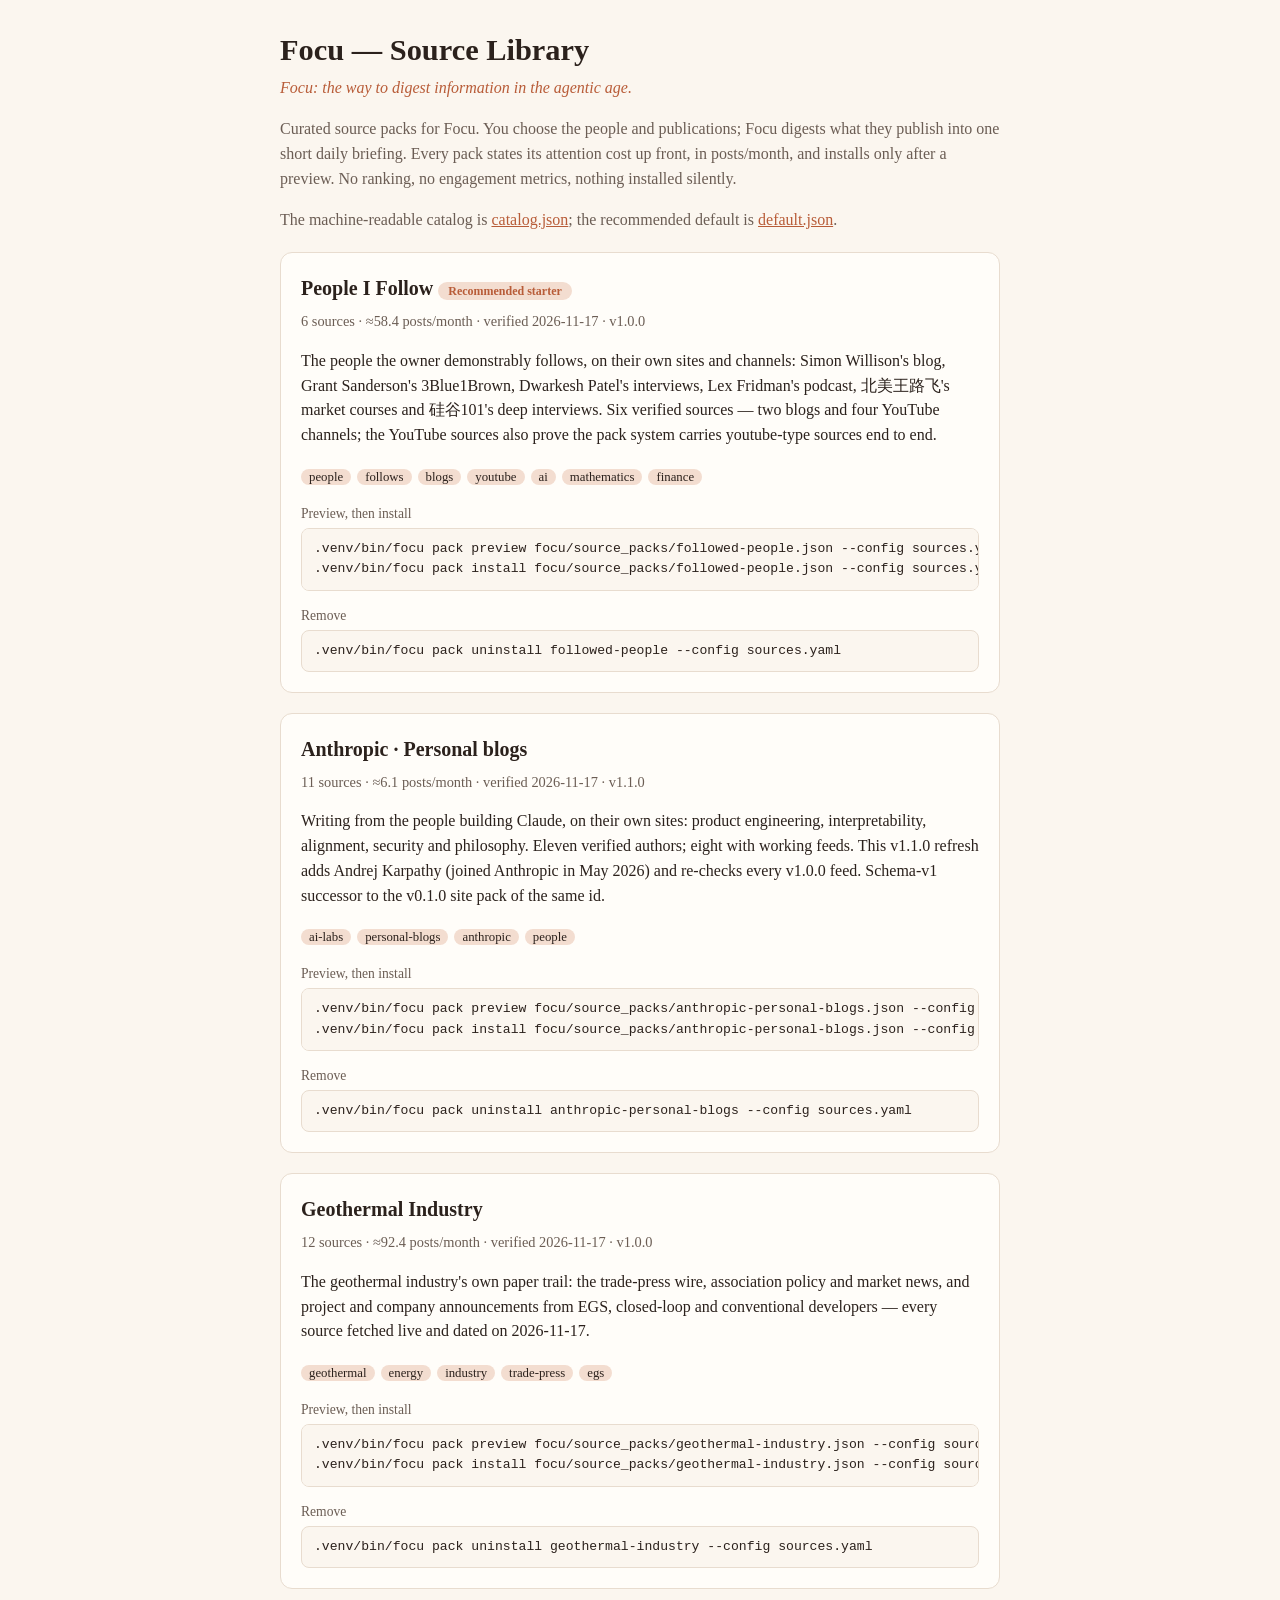
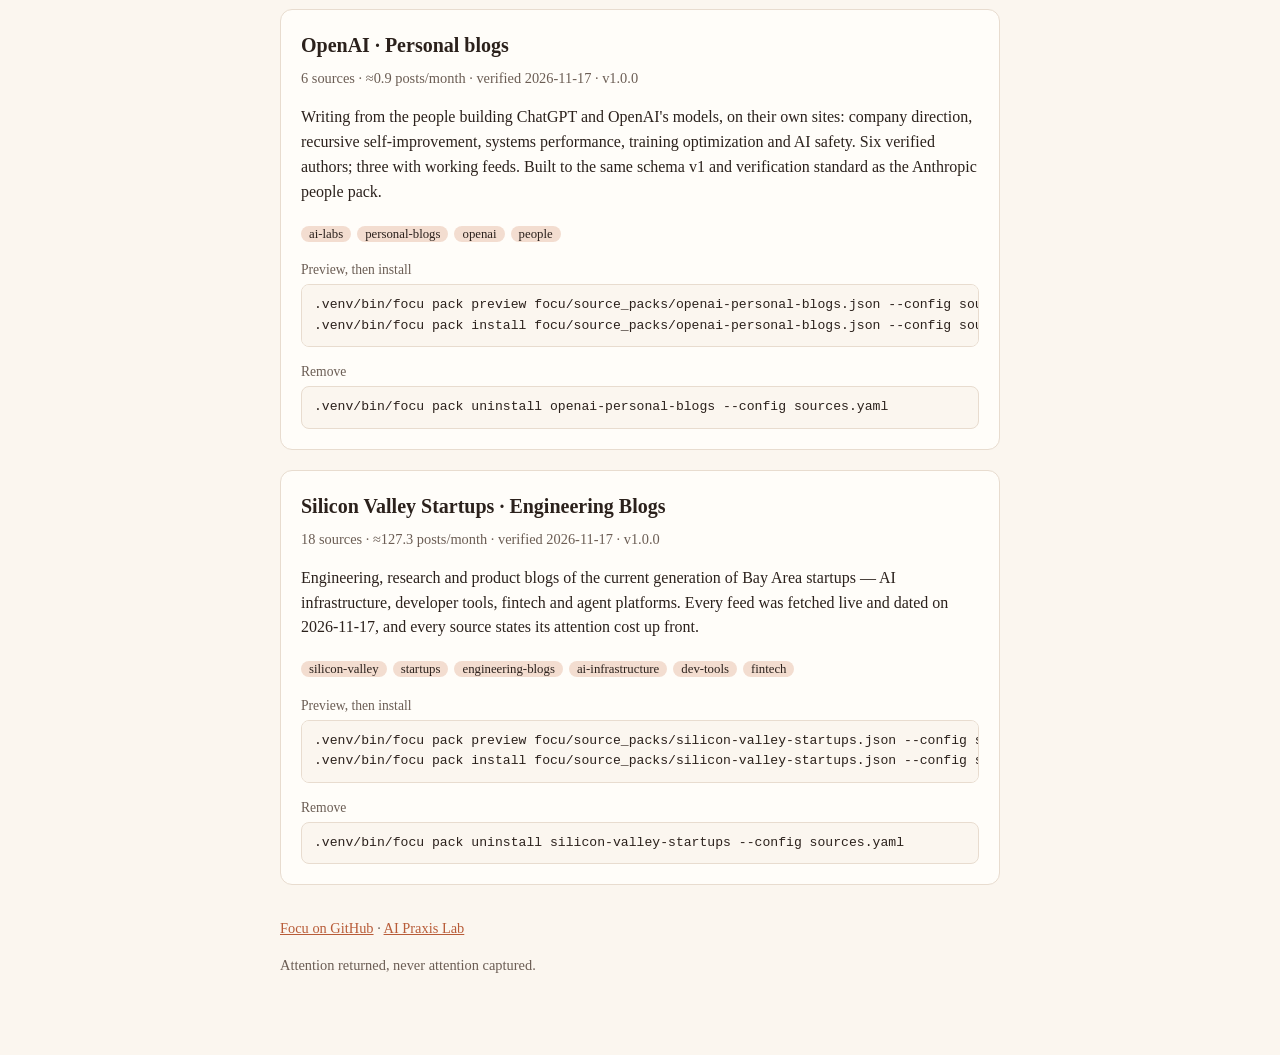
<file: marketplace/index.html>
<!DOCTYPE html>
<html lang="en">
<head>
<meta charset="utf-8">
<meta name="viewport" content="width=device-width, initial-scale=1">
<title>Focu — Source Library</title>
<style>
:root {
  --paper: #fbf6ef; --card: #fffdf9; --ink: #2b211c; --muted: #6b5d54;
  --terra: #b85c38; --terra-soft: #f3ddd0; --border: #e8dccf;
}
* { box-sizing: border-box; }
body { margin: 0; background: var(--paper); color: var(--ink);
  font-family: Georgia, 'Times New Roman', serif; line-height: 1.55; }
main { max-width: 760px; margin: 0 auto; padding: 32px 20px 64px; }
h1 { font-size: 1.9rem; line-height: 1.2; margin: 0 0 8px; }
.slogan { color: var(--terra); font-style: italic; margin: 0 0 16px; }
.lede { color: var(--muted); }
.card { background: var(--card); border: 1px solid var(--border);
  border-radius: 12px; padding: 20px; margin: 20px 0; }
.card h2 { font-size: 1.25rem; margin: 0 0 6px; }
.badge { background: var(--terra-soft); color: var(--terra);
  border-radius: 999px; padding: 2px 10px; font-size: 0.75rem;
  vertical-align: middle; white-space: nowrap; }
.meta { color: var(--muted); font-size: 0.9rem; margin: 0 0 10px; }
.tags { margin: 8px 0; }
.tag { background: var(--terra-soft); border-radius: 999px;
  padding: 1px 8px; margin-right: 6px; font-size: 0.8rem; }
.label { color: var(--muted); font-size: 0.85rem; margin: 14px 0 4px; }
pre { background: var(--paper); border: 1px solid var(--border);
  border-radius: 8px; padding: 10px 12px; overflow-x: auto; margin: 0; }
code { font-family: ui-monospace, Menlo, monospace; font-size: 0.82rem; }
a { color: var(--terra); }
footer { color: var(--muted); font-size: 0.9rem; margin-top: 32px; }
</style>
</head>
<body>
<main>
  <h1>Focu — Source Library</h1>
  <p class="slogan">Focu: the way to digest information in the agentic age.</p>
  <p class="lede">Curated source packs for Focu. You choose the people
  and publications; Focu digests what they publish into one short daily
  briefing. Every pack states its attention cost up front, in
  posts/month, and installs only after a preview. No ranking, no
  engagement metrics, nothing installed silently.</p>
  <p class="lede">The machine-readable catalog is
  <a href="catalog.json">catalog.json</a>; the recommended default is
  <a href="default.json">default.json</a>.</p>
    <article class="card">
      <h2>People I Follow <span class="badge">Recommended starter</span></h2>
      <p class="meta">6 sources &middot; &asymp;58.4 posts/month &middot; verified 2026-11-17 &middot; v1.0.0</p>
      <p>The people the owner demonstrably follows, on their own sites and channels: Simon Willison&#x27;s blog, Grant Sanderson&#x27;s 3Blue1Brown, Dwarkesh Patel&#x27;s interviews, Lex Fridman&#x27;s podcast, 北美王路飞&#x27;s market courses and 硅谷101&#x27;s deep interviews. Six verified sources — two blogs and four YouTube channels; the YouTube sources also prove the pack system carries youtube-type sources end to end.</p>
      <p class="tags"><span class="tag">people</span><span class="tag">follows</span><span class="tag">blogs</span><span class="tag">youtube</span><span class="tag">ai</span><span class="tag">mathematics</span><span class="tag">finance</span></p>
      <p class="label">Preview, then install</p>
      <pre><code>.venv/bin/focu pack preview focu/source_packs/followed-people.json --config sources.yaml
.venv/bin/focu pack install focu/source_packs/followed-people.json --config sources.yaml --yes</code></pre>
      <p class="label">Remove</p>
      <pre><code>.venv/bin/focu pack uninstall followed-people --config sources.yaml</code></pre>
    </article>
    <article class="card">
      <h2>Anthropic · Personal blogs </h2>
      <p class="meta">11 sources &middot; &asymp;6.1 posts/month &middot; verified 2026-11-17 &middot; v1.1.0</p>
      <p>Writing from the people building Claude, on their own sites: product engineering, interpretability, alignment, security and philosophy. Eleven verified authors; eight with working feeds. This v1.1.0 refresh adds Andrej Karpathy (joined Anthropic in May 2026) and re-checks every v1.0.0 feed. Schema-v1 successor to the v0.1.0 site pack of the same id.</p>
      <p class="tags"><span class="tag">ai-labs</span><span class="tag">personal-blogs</span><span class="tag">anthropic</span><span class="tag">people</span></p>
      <p class="label">Preview, then install</p>
      <pre><code>.venv/bin/focu pack preview focu/source_packs/anthropic-personal-blogs.json --config sources.yaml
.venv/bin/focu pack install focu/source_packs/anthropic-personal-blogs.json --config sources.yaml --yes</code></pre>
      <p class="label">Remove</p>
      <pre><code>.venv/bin/focu pack uninstall anthropic-personal-blogs --config sources.yaml</code></pre>
    </article>
    <article class="card">
      <h2>Geothermal Industry </h2>
      <p class="meta">12 sources &middot; &asymp;92.4 posts/month &middot; verified 2026-11-17 &middot; v1.0.0</p>
      <p>The geothermal industry&#x27;s own paper trail: the trade-press wire, association policy and market news, and project and company announcements from EGS, closed-loop and conventional developers — every source fetched live and dated on 2026-11-17.</p>
      <p class="tags"><span class="tag">geothermal</span><span class="tag">energy</span><span class="tag">industry</span><span class="tag">trade-press</span><span class="tag">egs</span></p>
      <p class="label">Preview, then install</p>
      <pre><code>.venv/bin/focu pack preview focu/source_packs/geothermal-industry.json --config sources.yaml
.venv/bin/focu pack install focu/source_packs/geothermal-industry.json --config sources.yaml --yes</code></pre>
      <p class="label">Remove</p>
      <pre><code>.venv/bin/focu pack uninstall geothermal-industry --config sources.yaml</code></pre>
    </article>
    <article class="card">
      <h2>OpenAI · Personal blogs </h2>
      <p class="meta">6 sources &middot; &asymp;0.9 posts/month &middot; verified 2026-11-17 &middot; v1.0.0</p>
      <p>Writing from the people building ChatGPT and OpenAI&#x27;s models, on their own sites: company direction, recursive self-improvement, systems performance, training optimization and AI safety. Six verified authors; three with working feeds. Built to the same schema v1 and verification standard as the Anthropic people pack.</p>
      <p class="tags"><span class="tag">ai-labs</span><span class="tag">personal-blogs</span><span class="tag">openai</span><span class="tag">people</span></p>
      <p class="label">Preview, then install</p>
      <pre><code>.venv/bin/focu pack preview focu/source_packs/openai-personal-blogs.json --config sources.yaml
.venv/bin/focu pack install focu/source_packs/openai-personal-blogs.json --config sources.yaml --yes</code></pre>
      <p class="label">Remove</p>
      <pre><code>.venv/bin/focu pack uninstall openai-personal-blogs --config sources.yaml</code></pre>
    </article>
    <article class="card">
      <h2>Silicon Valley Startups · Engineering Blogs </h2>
      <p class="meta">18 sources &middot; &asymp;127.3 posts/month &middot; verified 2026-11-17 &middot; v1.0.0</p>
      <p>Engineering, research and product blogs of the current generation of Bay Area startups — AI infrastructure, developer tools, fintech and agent platforms. Every feed was fetched live and dated on 2026-11-17, and every source states its attention cost up front.</p>
      <p class="tags"><span class="tag">silicon-valley</span><span class="tag">startups</span><span class="tag">engineering-blogs</span><span class="tag">ai-infrastructure</span><span class="tag">dev-tools</span><span class="tag">fintech</span></p>
      <p class="label">Preview, then install</p>
      <pre><code>.venv/bin/focu pack preview focu/source_packs/silicon-valley-startups.json --config sources.yaml
.venv/bin/focu pack install focu/source_packs/silicon-valley-startups.json --config sources.yaml --yes</code></pre>
      <p class="label">Remove</p>
      <pre><code>.venv/bin/focu pack uninstall silicon-valley-startups --config sources.yaml</code></pre>
    </article>
  <footer>
    <p><a href="https://github.com/ialchemist-dev/focu">Focu on GitHub</a> &middot;
    <a href="https://aipraxislab.com/">AI Praxis Lab</a></p>
    <p>Attention returned, never attention captured.</p>
  </footer>
</main>
</body>
</html>
</file>
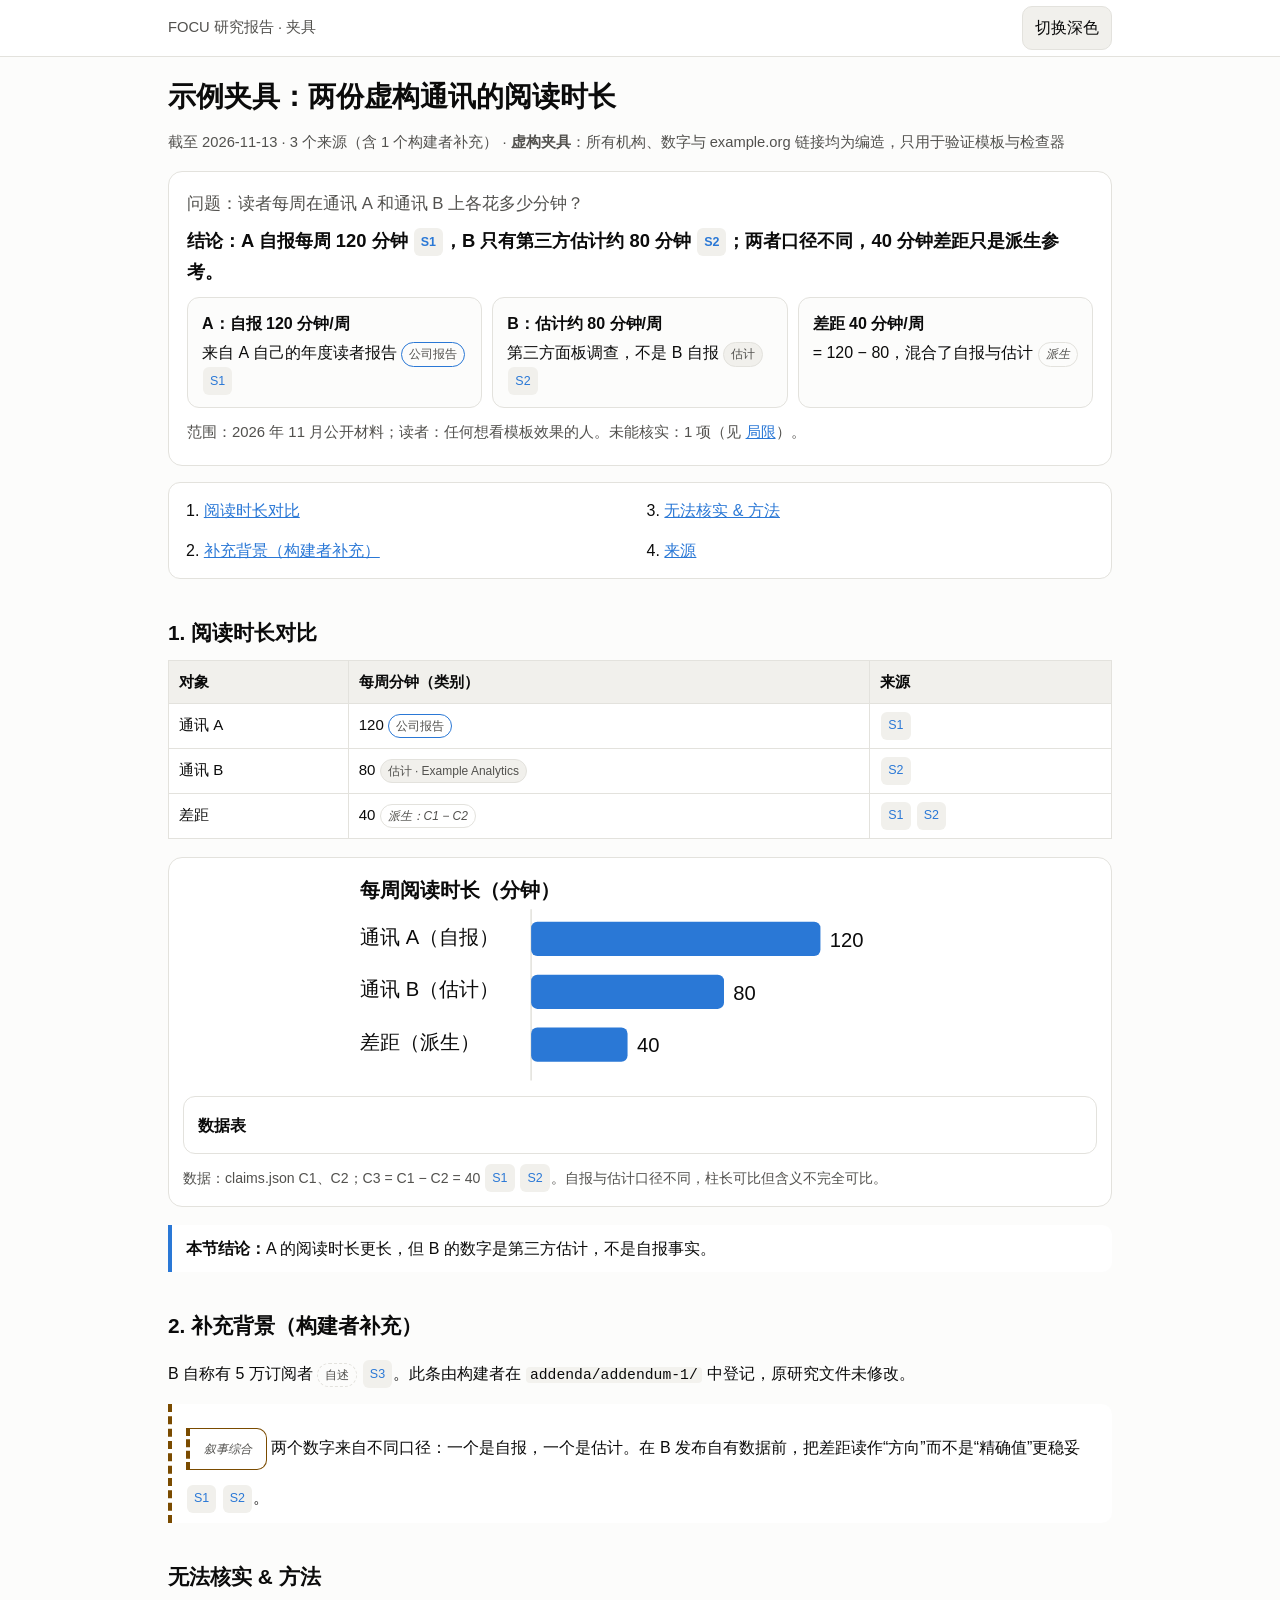
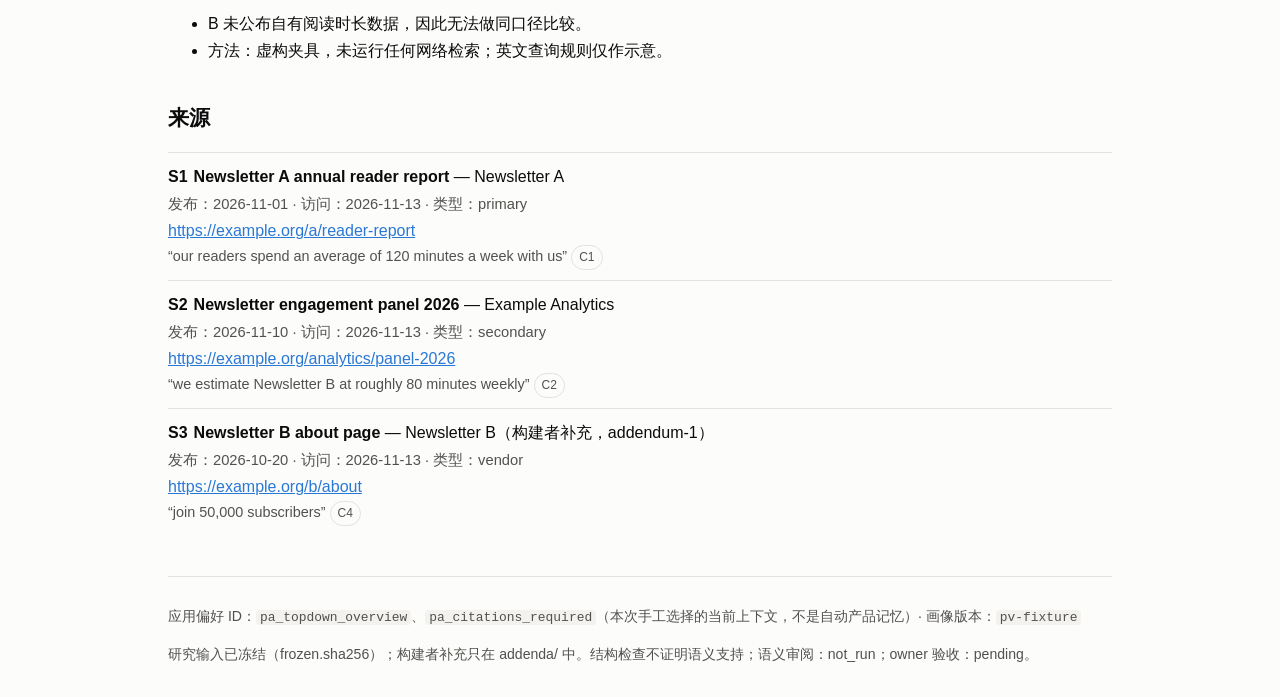
<file: docs/research-reports/fixture/sample/page/index.html>
<!doctype html>
<html lang="zh-CN"><head><meta charset="utf-8">
<meta name="viewport" content="width=device-width,initial-scale=1">
<meta name="color-scheme" content="light dark"><link rel="icon" href="data:,">
<title>示例夹具：两份虚构通讯的阅读时长</title>
<style>
:root{--bg:#fcfcfb;--card:#fff;--ink:#0b0b0b;--ink2:#52514e;--muted:#6b6a66;--line:#e3e2dd;--accent:#2a78d6;--accent-soft:#cde2fb;--warn-bg:#fff4e0;--warn-ink:#7a4b00;--chip:#f1f0ec;--code:#f3f2ee}
@media (prefers-color-scheme:dark){:root:not([data-theme=light]){--bg:#1a1a19;--card:#232322;--ink:#f0efec;--ink2:#c3c2b7;--muted:#a3a29a;--line:#3a3a37;--accent:#3987e5;--accent-soft:#184f95;--warn-bg:#3a2c10;--warn-ink:#f2cf8a;--chip:#2d2d2b;--code:#2b2b29}}
:root[data-theme=dark]{--bg:#1a1a19;--card:#232322;--ink:#f0efec;--ink2:#c3c2b7;--muted:#a3a29a;--line:#3a3a37;--accent:#3987e5;--accent-soft:#184f95;--warn-bg:#3a2c10;--warn-ink:#f2cf8a;--chip:#2d2d2b;--code:#2b2b29}
*{box-sizing:border-box}html{scroll-behavior:smooth;-webkit-text-size-adjust:100%}
body{margin:0;background:var(--bg);color:var(--ink);font:16px/1.7 -apple-system,BlinkMacSystemFont,"PingFang SC","Hiragino Sans GB","Noto Sans CJK SC","Microsoft YaHei",sans-serif}
a{color:var(--accent)}code{background:var(--code);padding:0 .3em;border-radius:4px;font-size:.92em;word-break:break-word}
.wrap{max-width:980px;margin:0 auto;padding:0 18px}
header.top{border-bottom:1px solid var(--line);background:var(--card)}
header.top .wrap{display:flex;gap:12px;align-items:center;justify-content:space-between;min-height:56px;flex-wrap:wrap}
.crumb{color:var(--ink2);font-size:.92rem}
button.theme{min-height:44px;min-width:44px;border:1px solid var(--line);background:var(--chip);color:var(--ink);border-radius:10px;padding:0 12px;font:inherit;cursor:pointer}
h1{font-size:1.75rem;line-height:1.3;margin:22px 0 6px}h2{font-size:1.3rem;margin:36px 0 10px;scroll-margin-top:12px}h3{font-size:1.08rem;margin:20px 0 6px}
.meta{color:var(--ink2);font-size:.92rem}
.hero{background:var(--card);border:1px solid var(--line);border-radius:14px;padding:18px 18px 8px;margin:16px 0}
.hero .q{font-size:1.05rem;color:var(--ink2)}.hero .a{font-size:1.15rem;font-weight:600;margin:6px 0 10px}
.takeaways{list-style:none;padding:0;margin:0;display:grid;gap:10px;grid-template-columns:repeat(auto-fit,minmax(240px,1fr))}
.takeaways li{background:var(--bg);border:1px solid var(--line);border-radius:12px;padding:12px 14px}
.takeaways b{display:block;margin-bottom:2px}
.scope{font-size:.93rem;color:var(--ink2);margin:12px 0}
nav.toc{background:var(--card);border:1px solid var(--line);border-radius:12px;padding:8px 14px;margin:14px 0}
nav.toc ol{margin:0;padding-left:1.3em;columns:2;column-gap:28px}nav.toc a{display:inline-block;padding:6px 0;min-height:36px}
@media (max-width:640px){nav.toc ol{columns:1}h1{font-size:1.45rem}}
.cite{display:inline-flex;align-items:center;justify-content:center;min-height:28px;min-width:28px;font-size:.78rem;line-height:1;padding:4px 7px;margin:0 1px;border-radius:6px;background:var(--chip);text-decoration:none;vertical-align:1px}
.tag{display:inline-block;font-size:.75rem;padding:1px 7px;border-radius:999px;border:1px solid var(--line);color:var(--ink2);white-space:nowrap}
.tag.reported_fact{border-color:var(--accent)}.tag.vendor_claim{border-style:dashed}.tag.estimate{background:var(--chip)}.tag.derived{font-style:italic}.tag.synthesis{font-style:italic;border-color:var(--warn-ink)}
.concl{border-left:4px solid var(--accent);background:var(--card);padding:10px 14px;border-radius:0 10px 10px 0;margin:14px 0}
.synthesis{border-left:4px dashed var(--warn-ink);background:var(--card);padding:10px 14px;border-radius:0 10px 10px 0;margin:14px 0}
.warn{background:var(--warn-bg);color:var(--warn-ink);border-radius:10px;padding:10px 14px;margin:12px 0;font-size:.95rem}
figure{margin:18px 0;background:var(--card);border:1px solid var(--line);border-radius:14px;padding:14px}
figure svg{width:100%;max-width:560px;height:auto;display:block;margin:0 auto}figcaption{font-size:.88rem;color:var(--ink2);margin-top:8px}
svg text{fill:var(--ink);font-family:inherit}svg .sub{fill:var(--ink2)}svg .grid{stroke:var(--line)}
svg .box{fill:var(--bg);stroke:var(--line);stroke-width:1.5}svg .box.hl{stroke:var(--accent);stroke-width:2}
svg .bar{fill:var(--accent)}svg .bar2{fill:var(--accent-soft)}svg .edge{stroke:var(--ink2);stroke-width:1.5;fill:none}
table{border-collapse:collapse;width:100%;font-size:.94rem;background:var(--card)}
th,td{border:1px solid var(--line);padding:8px 10px;text-align:left;vertical-align:top}th{background:var(--chip)}
@media (max-width:640px){table.cards,table.cards tbody,table.cards tr,table.cards td{display:block;width:100%}
table.cards thead{display:none}table.cards tr{border:1px solid var(--line);border-radius:12px;margin:0 0 12px;padding:6px 10px;background:var(--card)}
table.cards td{border:0;border-bottom:1px dashed var(--line);padding:6px 0}table.cards td:last-child{border-bottom:0}
table.cards td::before{content:attr(data-label);display:block;font-size:.78rem;color:var(--muted);font-weight:600}}
details{background:var(--card);border:1px solid var(--line);border-radius:12px;padding:6px 14px;margin:10px 0}
summary{cursor:pointer;min-height:44px;display:flex;align-items:center;font-weight:600}
ol.sources{padding-left:0;list-style:none}
li.src{border-top:1px solid var(--line);padding:10px 0;scroll-margin-top:12px}li.src:target{background:var(--accent-soft);border-radius:8px;padding:10px}
li.src a{overflow-wrap:anywhere;word-break:break-all}li.src .id{font-weight:700;margin-right:6px}li.src .q{color:var(--ink2);font-size:.9rem}
footer{margin:40px 0 30px;padding-top:14px;border-top:1px solid var(--line);font-size:.88rem;color:var(--ink2)}
.scroll{overflow-x:auto}
</style></head><body>
<header class="top"><div class="wrap"><span class="crumb">FOCU 研究报告 · 夹具</span>
<button class="theme" id="theme" type="button" aria-label="切换深浅色">切换深色</button></div></header>
<main class="wrap">
<h1>示例夹具：两份虚构通讯的阅读时长</h1>
<p class="meta">截至 2026-11-13 · 3 个来源（含 1 个构建者补充） · <strong>虚构夹具</strong>：所有机构、数字与 example.org 链接均为编造，只用于验证模板与检查器</p>

<section class="hero" id="overview" aria-label="一分钟总览">
<div class="q">问题：读者每周在通讯 A 和通讯 B 上各花多少分钟？</div>
<div class="a">结论：A 自报每周 120 分钟 <a class="cite" href="#src-S1">S1</a>，B 只有第三方估计约 80 分钟 <a class="cite" href="#src-S2">S2</a>；两者口径不同，40 分钟差距只是派生参考。</div>
<ul class="takeaways">
<li><b>A：自报 120 分钟/周</b>来自 A 自己的年度读者报告 <span class="tag reported_fact" data-claim="C1" data-class="reported_fact">公司报告</span> <a class="cite" href="#src-S1">S1</a></li>
<li><b>B：估计约 80 分钟/周</b>第三方面板调查，不是 B 自报 <span class="tag estimate" data-claim="C2" data-class="estimate">估计</span> <a class="cite" href="#src-S2">S2</a></li>
<li><b>差距 40 分钟/周</b>= 120 − 80，混合了自报与估计 <span class="tag derived" data-claim="C3" data-class="derived">派生</span></li>
</ul>
<p class="scope">范围：2026 年 11 月公开材料；读者：任何想看模板效果的人。未能核实：1 项（见 <a href="#limits">局限</a>）。</p>
</section>

<nav class="toc" aria-label="目录"><ol>
<li><a href="#q1">阅读时长对比</a></li>
<li><a href="#context">补充背景（构建者补充）</a></li>
<li><a href="#limits">无法核实 &amp; 方法</a></li>
<li><a href="#sources">来源</a></li>
</ol></nav>

<h2 id="q1">1. 阅读时长对比</h2>
<table class="cards"><thead><tr><th>对象</th><th>每周分钟（类别）</th><th>来源</th></tr></thead><tbody>
<tr><td data-label="对象">通讯 A</td><td data-label="每周分钟">120 <span class="tag reported_fact" data-claim="C1" data-class="reported_fact">公司报告</span></td><td data-label="来源"><a class="cite" href="#src-S1">S1</a></td></tr>
<tr><td data-label="对象">通讯 B</td><td data-label="每周分钟">80 <span class="tag estimate" data-claim="C2" data-class="estimate">估计 · Example Analytics</span></td><td data-label="来源"><a class="cite" href="#src-S2">S2</a></td></tr>
<tr><td data-label="对象">差距</td><td data-label="每周分钟">40 <span class="tag derived" data-claim="C3" data-class="derived">派生：C1 − C2</span></td><td data-label="来源"><a class="cite" href="#src-S1">S1</a> <a class="cite" href="#src-S2">S2</a></td></tr>
</tbody></table>

<figure>
<script type="application/json" data-chart>
{"type":"bar","title":"每周阅读时长","unit":"分钟","series":[
 {"label":"通讯 A（自报）","value":120,"claim":"C1"},
 {"label":"通讯 B（估计）","value":80,"claim":"C2"},
 {"label":"差距（派生）","value":40,"claim":"C3"}
]}
</script>
<details><summary>数据表</summary><table><tr><th>项目</th><th>分钟/周</th><th>claim</th></tr>
<tr><td>通讯 A（自报）</td><td>120</td><td>C1</td></tr><tr><td>通讯 B（估计）</td><td>80</td><td>C2</td></tr><tr><td>差距（派生）</td><td>40</td><td>C3</td></tr></table></details>
<figcaption>数据：claims.json C1、C2；C3 = C1 − C2 = 40 <a class="cite" href="#src-S1">S1</a> <a class="cite" href="#src-S2">S2</a>。自报与估计口径不同，柱长可比但含义不完全可比。</figcaption>
</figure>
<div class="concl"><b>本节结论：</b>A 的阅读时长更长，但 B 的数字是第三方估计，不是自报事实。</div>

<h2 id="context">2. 补充背景（构建者补充）</h2>
<p>B 自称有 5 万订阅者 <span class="tag vendor_claim" data-claim="C4" data-class="vendor_claim">自述</span> <a class="cite" href="#src-S3">S3</a>。此条由构建者在 <code>addenda/addendum-1/</code> 中登记，原研究文件未修改。</p>
<div class="synthesis"><span class="tag synthesis">叙事综合</span> 两个数字来自不同口径：一个是自报，一个是估计。在 B 发布自有数据前，把差距读作“方向”而不是“精确值”更稳妥 <a class="cite" href="#src-S1">S1</a> <a class="cite" href="#src-S2">S2</a>。</div>

<h2 id="limits">无法核实 &amp; 方法</h2>
<ul>
<li>B 未公布自有阅读时长数据，因此无法做同口径比较。</li>
<li>方法：虚构夹具，未运行任何网络检索；英文查询规则仅作示意。</li>
</ul>

<h2 id="sources">来源</h2>
<ol class="sources">
<li class="src" id="src-S1"><span class="id">S1</span><b>Newsletter A annual reader report</b> — Newsletter A<br>
<span class="meta">发布：2026-11-01 · 访问：2026-11-13 · 类型：primary</span><br>
<a href="https://example.org/a/reader-report" rel="noopener">https://example.org/a/reader-report</a>
<div class="q">“our readers spend an average of 120 minutes a week with us” <span class="tag">C1</span></div></li>
<li class="src" id="src-S2"><span class="id">S2</span><b>Newsletter engagement panel 2026</b> — Example Analytics<br>
<span class="meta">发布：2026-11-10 · 访问：2026-11-13 · 类型：secondary</span><br>
<a href="https://example.org/analytics/panel-2026" rel="noopener">https://example.org/analytics/panel-2026</a>
<div class="q">“we estimate Newsletter B at roughly 80 minutes weekly” <span class="tag">C2</span></div></li>
<li class="src" id="src-S3"><span class="id">S3</span><b>Newsletter B about page</b> — Newsletter B（构建者补充，addendum-1）<br>
<span class="meta">发布：2026-10-20 · 访问：2026-11-13 · 类型：vendor</span><br>
<a href="https://example.org/b/about" rel="noopener">https://example.org/b/about</a>
<div class="q">“join 50,000 subscribers” <span class="tag">C4</span></div></li>
</ol>

<footer id="provenance">
<p>应用偏好 ID：<code>pa_topdown_overview</code>、<code>pa_citations_required</code>（本次手工选择的当前上下文，不是自动产品记忆）· 画像版本：<code>pv-fixture</code></p>
<p>研究输入已冻结（frozen.sha256）；构建者补充只在 addenda/ 中。结构检查不证明语义支持；语义审阅：not_run；owner 验收：pending。</p>
</footer>
</main>
<script>
(function(){
var b=document.getElementById('theme'),r=document.documentElement;
function cur(){return r.dataset.theme||(matchMedia('(prefers-color-scheme: dark)').matches?'dark':'light')}
function lab(){b.textContent=cur()==='dark'?'切换浅色':'切换深色'}
b.addEventListener('click',function(){r.dataset.theme=cur()==='dark'?'light':'dark';lab()});lab();
var NS='http://www.w3.org/2000/svg';
function el(n,a,t){var e=document.createElementNS(NS,n);for(var k in a)e.setAttribute(k,a[k]);if(t!=null)e.textContent=t;return e}
function fmt(v){return Number(v).toLocaleString('en-US')}
document.querySelectorAll('script[data-chart]').forEach(function(s){
  var spec;try{spec=JSON.parse(s.textContent)}catch(e){console.error('chart JSON',e);return}
  if(spec.type!=='bar'||!spec.series||!spec.series.length)return;
  var W=360,L=110,R=64,row=34,top=28,H=top+spec.series.length*row+8;
  var max=Math.max.apply(null,spec.series.map(function(p){return Math.abs(p.value)}))||1;
  var svg=el('svg',{viewBox:'0 0 '+W+' '+H,role:'img','aria-label':spec.title+'（'+(spec.unit||'')+'）'});
  svg.appendChild(el('title',{},spec.title));
  var g=el('g',{'font-size':'13'});svg.appendChild(g);
  g.appendChild(el('text',{x:0,y:16,'font-weight':'600'},spec.title+(spec.unit?'（'+spec.unit+'）':'')));
  g.appendChild(el('line',{'class':'grid',x1:L,y1:top-4,x2:L,y2:H-4}));
  spec.series.forEach(function(p,i){
    var y=top+i*row,w=Math.max(1,(W-L-R)*Math.abs(p.value)/max);
    g.appendChild(el('text',{x:0,y:y+18},p.label));
    var rect=el('rect',{'class':'bar',x:L,y:y+4,width:w.toFixed(1),height:22,rx:4});
    rect.appendChild(el('title',{},p.label+': '+fmt(p.value)+' '+(spec.unit||'')+' — '+p.claim));rect.setAttribute('data-claim-ref',p.claim);
    g.appendChild(rect);g.appendChild(el('text',{x:(L+w+6).toFixed(1),y:y+20},fmt(p.value)));
  });
  s.parentNode.insertBefore(svg,s);
});
})();
</script>
</body></html>
</file>
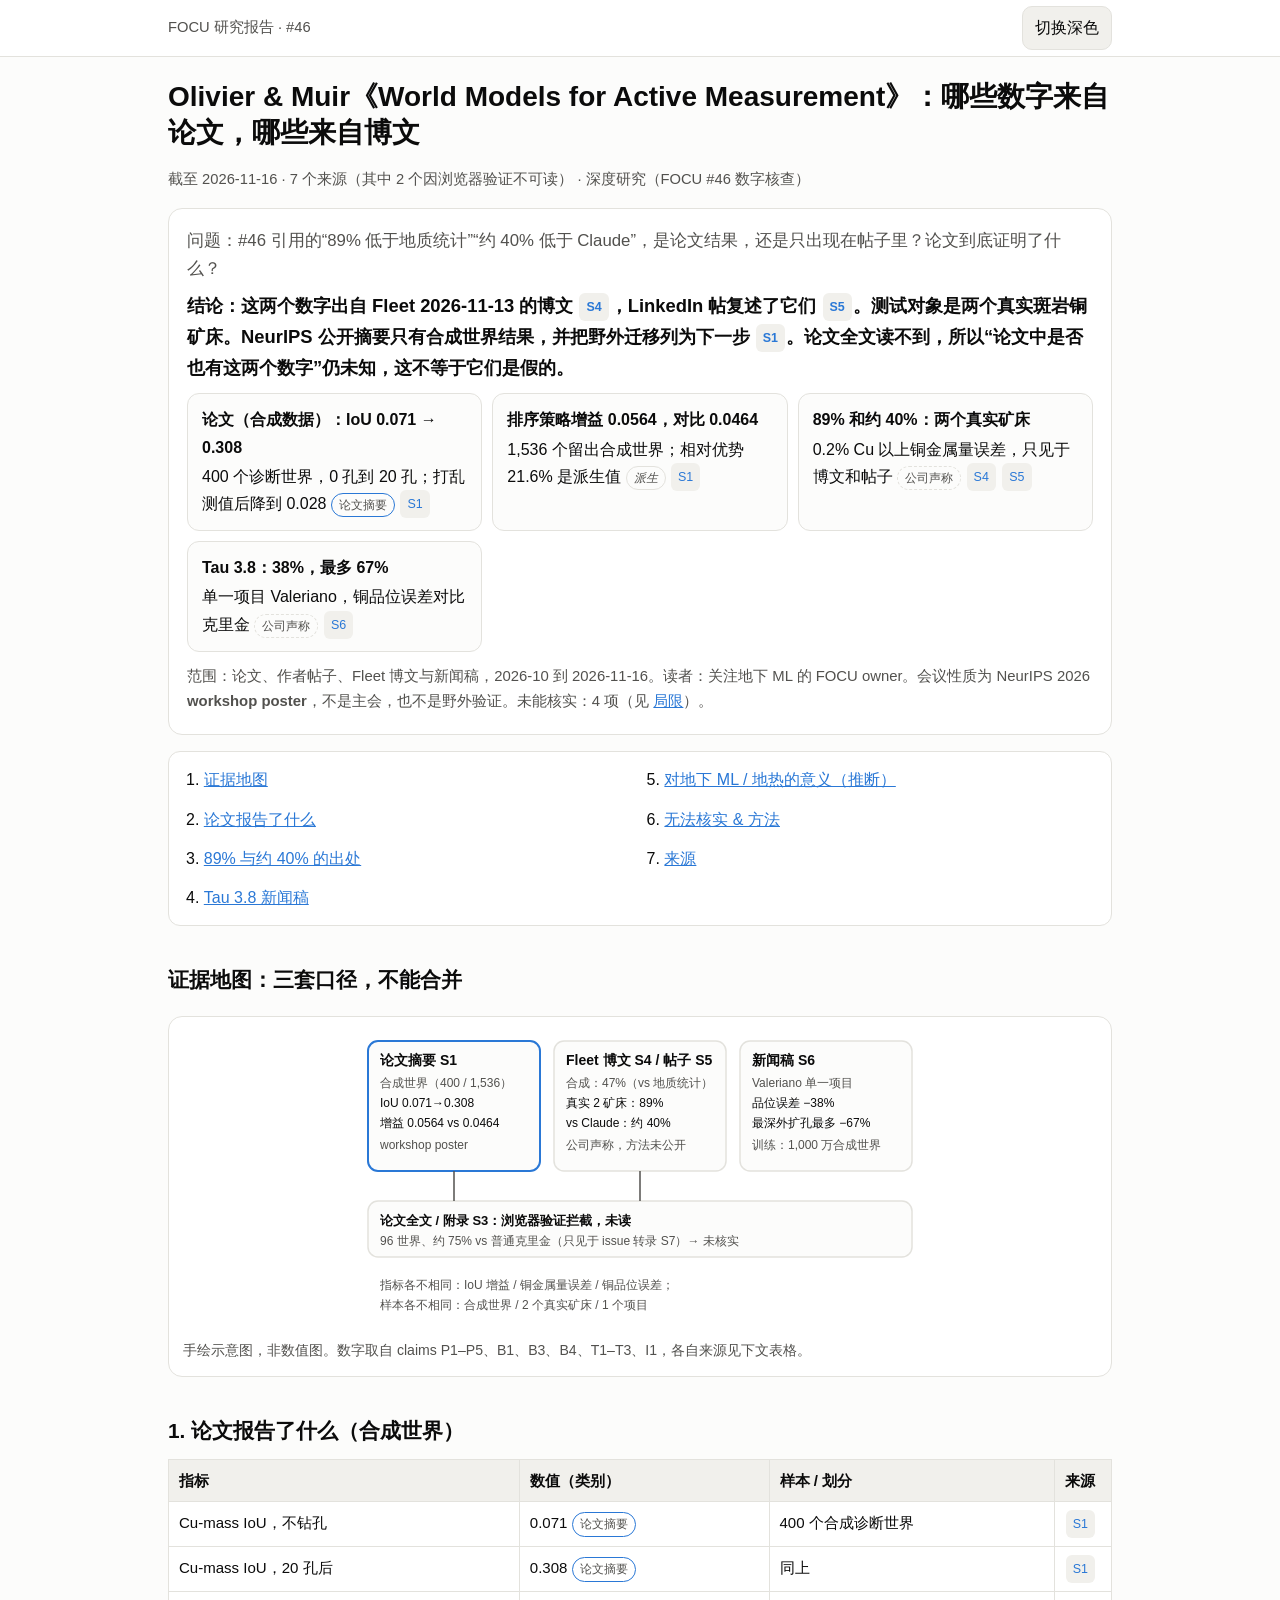
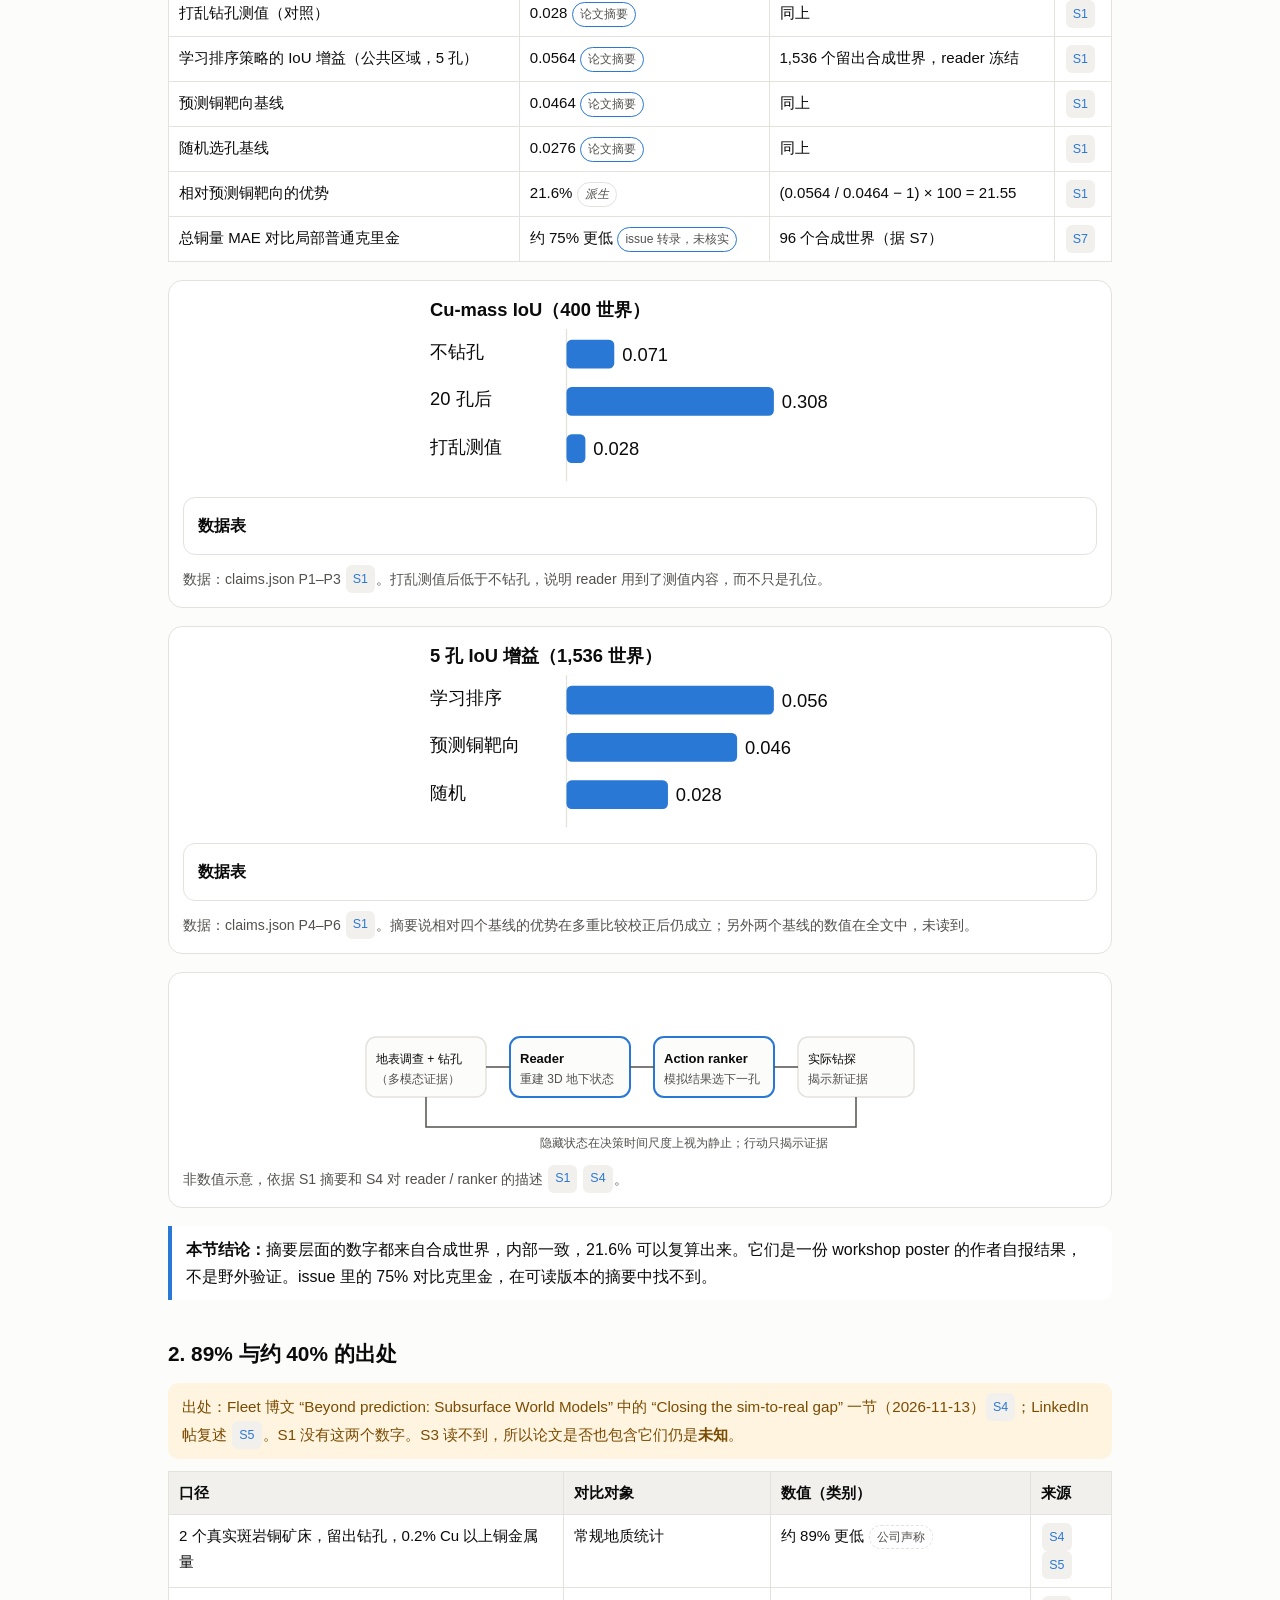
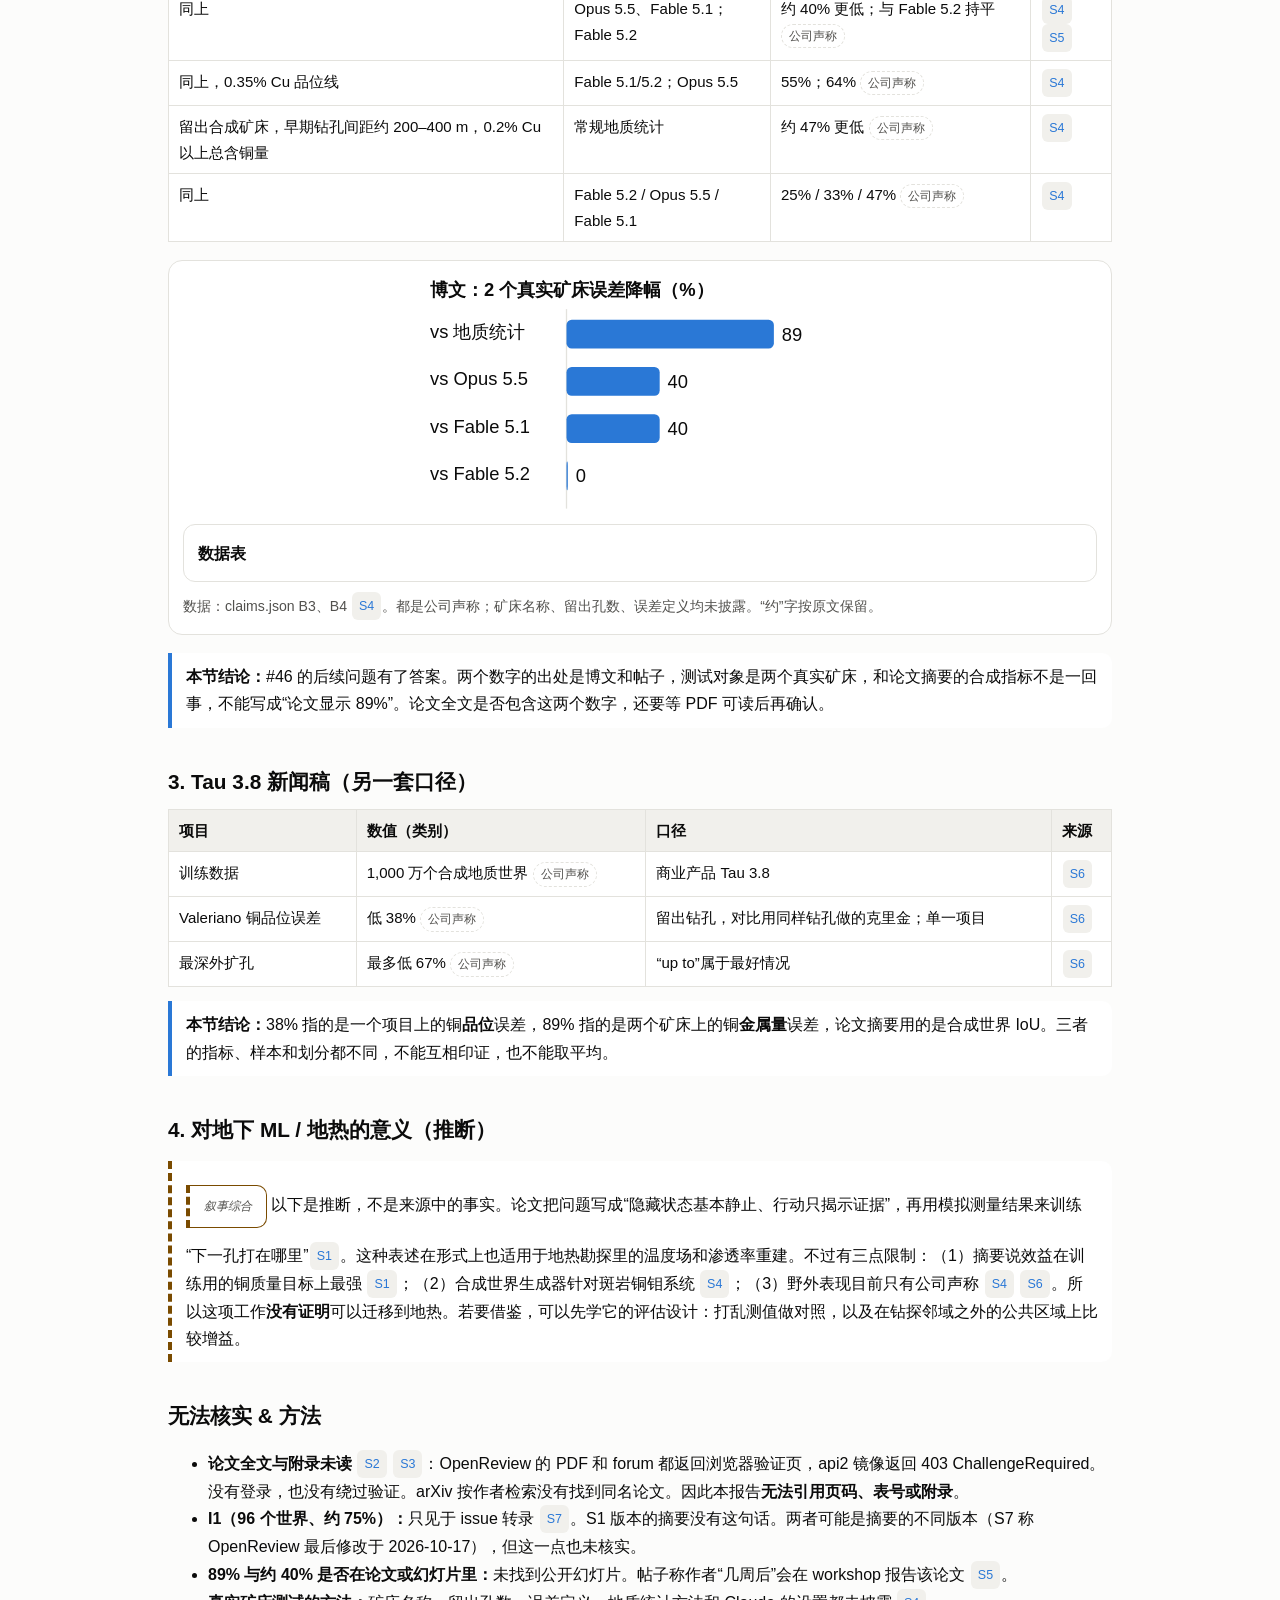
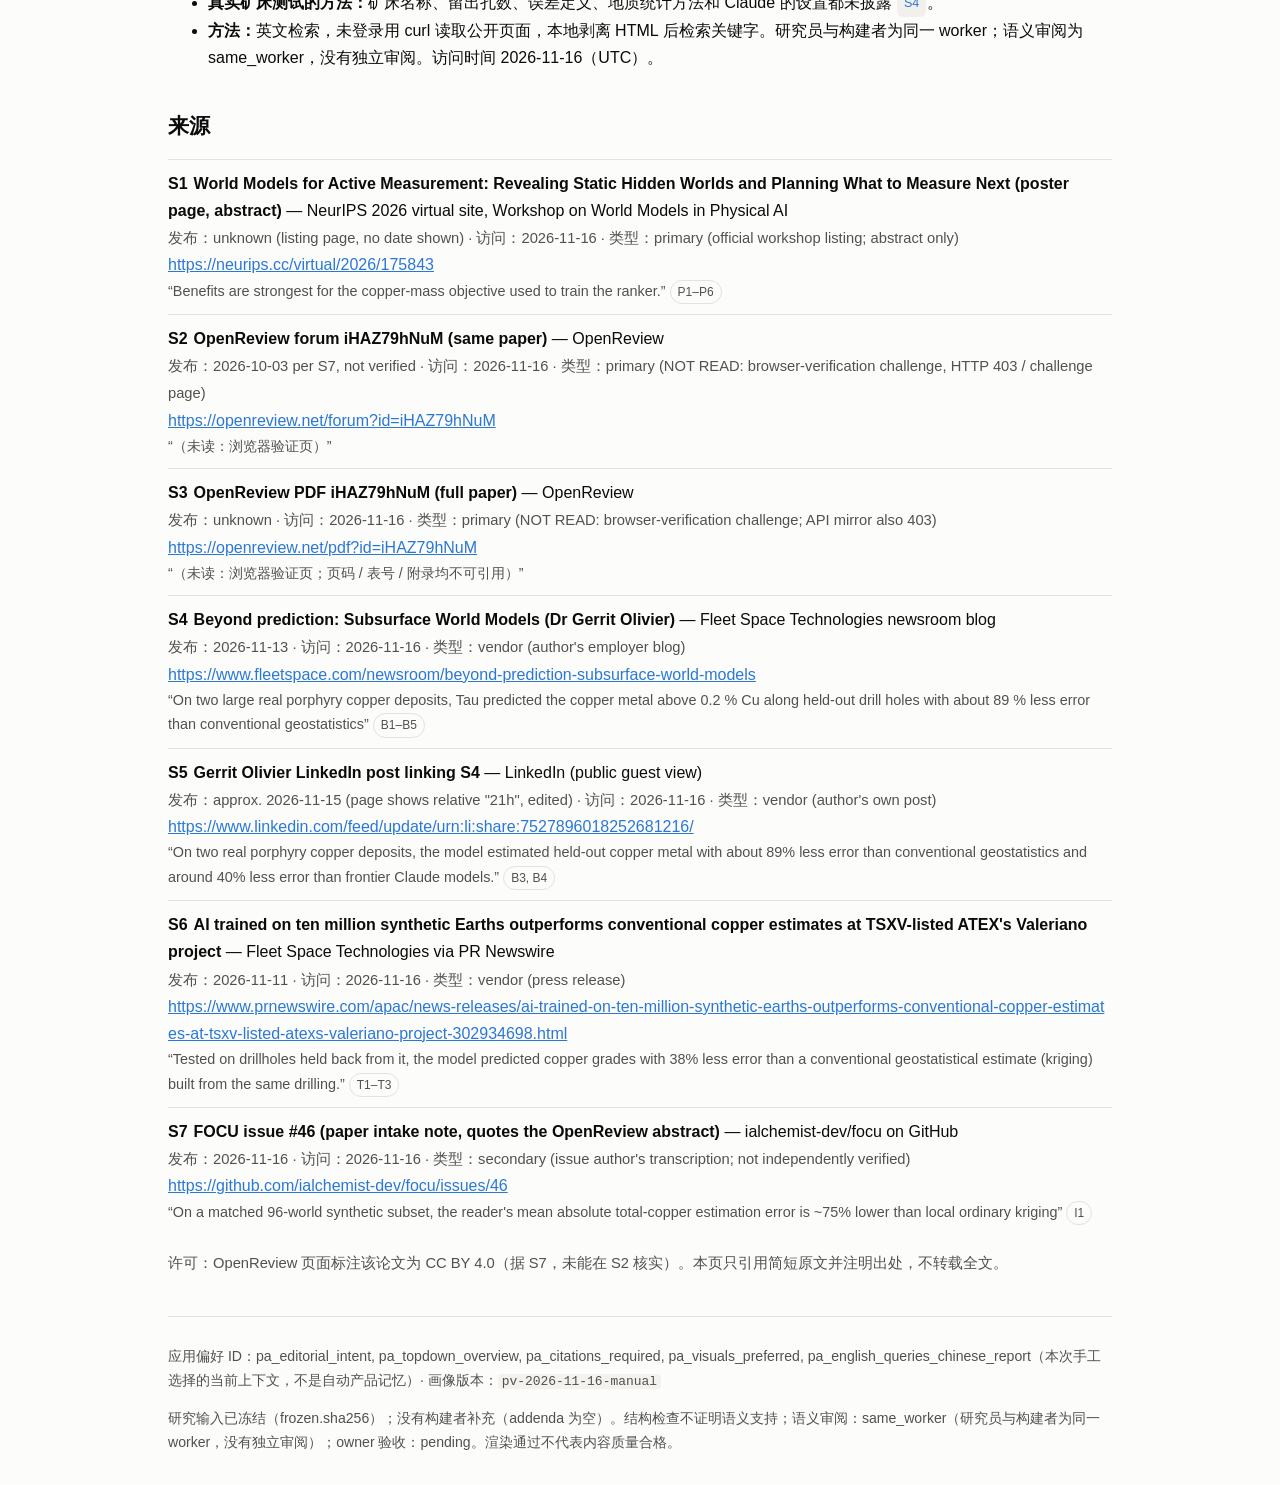
<file: docs/research/evidence/issue-46-report/page/index.html>
<!doctype html>
<html lang="zh-CN"><head><meta charset="utf-8">
<meta name="viewport" content="width=device-width,initial-scale=1">
<meta name="color-scheme" content="light dark"><link rel="icon" href="data:,">
<title>Olivier & Muir 主动测量世界模型：数字核查（FOCU #46）</title>
<style>
:root{--bg:#fcfcfb;--card:#fff;--ink:#0b0b0b;--ink2:#52514e;--muted:#6b6a66;--line:#e3e2dd;--accent:#2a78d6;--accent-soft:#cde2fb;--warn-bg:#fff4e0;--warn-ink:#7a4b00;--chip:#f1f0ec;--code:#f3f2ee}
@media (prefers-color-scheme:dark){:root:not([data-theme=light]){--bg:#1a1a19;--card:#232322;--ink:#f0efec;--ink2:#c3c2b7;--muted:#a3a29a;--line:#3a3a37;--accent:#3987e5;--accent-soft:#184f95;--warn-bg:#3a2c10;--warn-ink:#f2cf8a;--chip:#2d2d2b;--code:#2b2b29}}
:root[data-theme=dark]{--bg:#1a1a19;--card:#232322;--ink:#f0efec;--ink2:#c3c2b7;--muted:#a3a29a;--line:#3a3a37;--accent:#3987e5;--accent-soft:#184f95;--warn-bg:#3a2c10;--warn-ink:#f2cf8a;--chip:#2d2d2b;--code:#2b2b29}
*{box-sizing:border-box}html{scroll-behavior:smooth;-webkit-text-size-adjust:100%}
body{margin:0;background:var(--bg);color:var(--ink);font:16px/1.7 -apple-system,BlinkMacSystemFont,"PingFang SC","Hiragino Sans GB","Noto Sans CJK SC","Microsoft YaHei",sans-serif}
a{color:var(--accent)}code{background:var(--code);padding:0 .3em;border-radius:4px;font-size:.92em;word-break:break-word}
.wrap{max-width:980px;margin:0 auto;padding:0 18px}
header.top{border-bottom:1px solid var(--line);background:var(--card)}
header.top .wrap{display:flex;gap:12px;align-items:center;justify-content:space-between;min-height:56px;flex-wrap:wrap}
.crumb{color:var(--ink2);font-size:.92rem}
button.theme{min-height:44px;min-width:44px;border:1px solid var(--line);background:var(--chip);color:var(--ink);border-radius:10px;padding:0 12px;font:inherit;cursor:pointer}
h1{font-size:1.75rem;line-height:1.3;margin:22px 0 6px}h2{font-size:1.3rem;margin:36px 0 10px;scroll-margin-top:12px}h3{font-size:1.08rem;margin:20px 0 6px}
.meta{color:var(--ink2);font-size:.92rem}
.hero{background:var(--card);border:1px solid var(--line);border-radius:14px;padding:18px 18px 8px;margin:16px 0}
.hero .q{font-size:1.05rem;color:var(--ink2)}.hero .a{font-size:1.15rem;font-weight:600;margin:6px 0 10px}
.takeaways{list-style:none;padding:0;margin:0;display:grid;gap:10px;grid-template-columns:repeat(auto-fit,minmax(240px,1fr))}
.takeaways li{background:var(--bg);border:1px solid var(--line);border-radius:12px;padding:12px 14px}
.takeaways b{display:block;margin-bottom:2px}
.scope{font-size:.93rem;color:var(--ink2);margin:12px 0}
nav.toc{background:var(--card);border:1px solid var(--line);border-radius:12px;padding:8px 14px;margin:14px 0}
nav.toc ol{margin:0;padding-left:1.3em;columns:2;column-gap:28px}nav.toc a{display:inline-block;padding:6px 0;min-height:36px}
@media (max-width:640px){nav.toc ol{columns:1}h1{font-size:1.45rem}}
.cite{display:inline-flex;align-items:center;justify-content:center;min-height:28px;min-width:28px;font-size:.78rem;line-height:1;padding:4px 7px;margin:0 1px;border-radius:6px;background:var(--chip);text-decoration:none;vertical-align:1px}
.tag{display:inline-block;font-size:.75rem;padding:1px 7px;border-radius:999px;border:1px solid var(--line);color:var(--ink2);white-space:nowrap}
.tag.reported_fact{border-color:var(--accent)}.tag.vendor_claim{border-style:dashed}.tag.estimate{background:var(--chip)}.tag.derived{font-style:italic}.tag.synthesis{font-style:italic;border-color:var(--warn-ink)}
.concl{border-left:4px solid var(--accent);background:var(--card);padding:10px 14px;border-radius:0 10px 10px 0;margin:14px 0}
.synthesis{border-left:4px dashed var(--warn-ink);background:var(--card);padding:10px 14px;border-radius:0 10px 10px 0;margin:14px 0}
.warn{background:var(--warn-bg);color:var(--warn-ink);border-radius:10px;padding:10px 14px;margin:12px 0;font-size:.95rem}
figure{margin:18px 0;background:var(--card);border:1px solid var(--line);border-radius:14px;padding:14px}
figure svg{width:100%;max-width:560px;height:auto;display:block;margin:0 auto}figcaption{font-size:.88rem;color:var(--ink2);margin-top:8px}
svg text{fill:var(--ink);font-family:inherit}svg .sub{fill:var(--ink2)}svg .grid{stroke:var(--line)}
svg .box{fill:var(--bg);stroke:var(--line);stroke-width:1.5}svg .box.hl{stroke:var(--accent);stroke-width:2}
svg .bar{fill:var(--accent)}svg .bar2{fill:var(--accent-soft)}svg .edge{stroke:var(--ink2);stroke-width:1.5;fill:none}
table{border-collapse:collapse;width:100%;font-size:.94rem;background:var(--card)}
th,td{border:1px solid var(--line);padding:8px 10px;text-align:left;vertical-align:top}th{background:var(--chip)}
@media (max-width:640px){table.cards,table.cards tbody,table.cards tr,table.cards td{display:block;width:100%}
table.cards thead{display:none}table.cards tr{border:1px solid var(--line);border-radius:12px;margin:0 0 12px;padding:6px 10px;background:var(--card)}
table.cards td{border:0;border-bottom:1px dashed var(--line);padding:6px 0}table.cards td:last-child{border-bottom:0}
table.cards td::before{content:attr(data-label);display:block;font-size:.78rem;color:var(--muted);font-weight:600}}
details{background:var(--card);border:1px solid var(--line);border-radius:12px;padding:6px 14px;margin:10px 0}
summary{cursor:pointer;min-height:44px;display:flex;align-items:center;font-weight:600}
ol.sources{padding-left:0;list-style:none}
li.src{border-top:1px solid var(--line);padding:10px 0;scroll-margin-top:12px}li.src:target{background:var(--accent-soft);border-radius:8px;padding:10px}
li.src a{overflow-wrap:anywhere;word-break:break-all}li.src .id{font-weight:700;margin-right:6px}li.src .q{color:var(--ink2);font-size:.9rem}
footer{margin:40px 0 30px;padding-top:14px;border-top:1px solid var(--line);font-size:.88rem;color:var(--ink2)}
.scroll{overflow-x:auto}
/* v2 (2026-11-16): mobile reflow of hand-drawn diagrams; same text, stacked layout below 640px */
figure svg.dg-narrow{display:none;max-width:400px}figure svg.chart{max-width:420px}
@media (max-width:640px){figure svg.dg-wide{display:none}figure svg.dg-narrow{display:block}}
</style></head><body>
<header class="top"><div class="wrap"><span class="crumb">FOCU 研究报告 · #46</span>
<button class="theme" id="theme" type="button" aria-label="切换深浅色">切换深色</button></div></header>
<main class="wrap">
<h1>Olivier &amp; Muir《World Models for Active Measurement》：哪些数字来自论文，哪些来自博文</h1>
<p class="meta">截至 2026-11-16 · 7 个来源（其中 2 个因浏览器验证不可读） · 深度研究（FOCU #46 数字核查）</p>

<section class="hero" id="overview" aria-label="一分钟总览">
<div class="q">问题：#46 引用的“89% 低于地质统计”“约 40% 低于 Claude”，是论文结果，还是只出现在帖子里？论文到底证明了什么？</div>
<div class="a">结论：这两个数字出自 Fleet 2026-11-13 的博文 <a class="cite" href="#src-S4">S4</a>，LinkedIn 帖复述了它们 <a class="cite" href="#src-S5">S5</a>。测试对象是两个真实斑岩铜矿床。NeurIPS 公开摘要只有合成世界结果，并把野外迁移列为下一步 <a class="cite" href="#src-S1">S1</a>。论文全文读不到，所以“论文中是否也有这两个数字”仍未知，这不等于它们是假的。</div>
<ul class="takeaways">
<li><b>论文（合成数据）：IoU 0.071 → 0.308</b>400 个诊断世界，0 孔到 20 孔；打乱测值后降到 0.028 <span class="tag reported_fact" data-claim="P2" data-class="reported_fact">论文摘要</span> <a class="cite" href="#src-S1">S1</a></li>
<li><b>排序策略增益 0.0564，对比 0.0464</b>1,536 个留出合成世界；相对优势 21.6% 是派生值 <span class="tag derived" data-claim="D1" data-class="derived">派生</span> <a class="cite" href="#src-S1">S1</a></li>
<li><b>89% 和约 40%：两个真实矿床</b>0.2% Cu 以上铜金属量误差，只见于博文和帖子 <span class="tag vendor_claim" data-claim="B3" data-class="vendor_claim">公司声称</span> <a class="cite" href="#src-S4">S4</a> <a class="cite" href="#src-S5">S5</a></li>
<li><b>Tau 3.8：38%，最多 67%</b>单一项目 Valeriano，铜品位误差对比克里金 <span class="tag vendor_claim" data-claim="T2" data-class="vendor_claim">公司声称</span> <a class="cite" href="#src-S6">S6</a></li>
</ul>
<p class="scope">范围：论文、作者帖子、Fleet 博文与新闻稿，2026-10 到 2026-11-16。读者：关注地下 ML 的 FOCU owner。会议性质为 NeurIPS 2026 <b>workshop poster</b>，不是主会，也不是野外验证。未能核实：4 项（见 <a href="#limits">局限</a>）。</p>
</section>

<nav class="toc" aria-label="目录"><ol>
<li><a href="#map">证据地图</a></li>
<li><a href="#q1">论文报告了什么</a></li>
<li><a href="#q2">89% 与约 40% 的出处</a></li>
<li><a href="#q3">Tau 3.8 新闻稿</a></li>
<li><a href="#q4">对地下 ML / 地热的意义（推断）</a></li>
<li><a href="#limits">无法核实 &amp; 方法</a></li>
<li><a href="#sources">来源</a></li>
</ol></nav>

<h2 id="map">证据地图：三套口径，不能合并</h2>
<figure>
<svg class="dg-wide" viewBox="0 0 560 300" role="img" aria-label="证据地图：论文、博文、新闻稿三类来源与各自口径">
<title>证据地图</title>
<rect class="box hl" x="8" y="10" width="172" height="130" rx="10"/>
<text x="20" y="34" font-weight="600" font-size="14">论文摘要 S1</text>
<text x="20" y="56" font-size="12" class="sub">合成世界（400 / 1,536）</text>
<text x="20" y="76" font-size="12">IoU 0.071→0.308</text>
<text x="20" y="96" font-size="12">增益 0.0564 vs 0.0464</text>
<text x="20" y="118" font-size="12" class="sub">workshop poster</text>
<rect class="box" x="194" y="10" width="172" height="130" rx="10"/>
<text x="206" y="34" font-weight="600" font-size="14">Fleet 博文 S4 / 帖子 S5</text>
<text x="206" y="56" font-size="12" class="sub">合成：47%（vs 地质统计）</text>
<text x="206" y="76" font-size="12">真实 2 矿床：89%</text>
<text x="206" y="96" font-size="12">vs Claude：约 40%</text>
<text x="206" y="118" font-size="12" class="sub">公司声称，方法未公开</text>
<rect class="box" x="380" y="10" width="172" height="130" rx="10"/>
<text x="392" y="34" font-weight="600" font-size="14">新闻稿 S6</text>
<text x="392" y="56" font-size="12" class="sub">Valeriano 单一项目</text>
<text x="392" y="76" font-size="12">品位误差 −38%</text>
<text x="392" y="96" font-size="12">最深外扩孔最多 −67%</text>
<text x="392" y="118" font-size="12" class="sub">训练：1,000 万合成世界</text>
<rect class="box" x="8" y="170" width="544" height="56" rx="10"/>
<text x="20" y="194" font-weight="600" font-size="13">论文全文 / 附录 S3：浏览器验证拦截，未读</text>
<text x="20" y="214" font-size="12" class="sub">96 世界、约 75% vs 普通克里金（只见于 issue 转录 S7）→ 未核实</text>
<path class="edge" d="M94 140 V170"/><path class="edge" d="M280 140 V170"/>
<text x="20" y="258" font-size="12" class="sub">指标各不相同：IoU 增益 / 铜金属量误差 / 铜品位误差；</text>
<text x="20" y="278" font-size="12" class="sub">样本各不相同：合成世界 / 2 个真实矿床 / 1 个项目</text>
</svg>
<svg class="dg-narrow" viewBox="0 0 320 708" role="img" aria-label="证据地图（窄屏纵向版）：论文、博文、新闻稿三类来源与各自口径">
<title>证据地图</title>
<rect class="box hl" x="18" y="4" width="298" height="134" rx="10"/>
<text x="30" y="30" font-size="15" font-weight="600">论文摘要 S1</text>
<text x="30" y="54" font-size="14" class="sub">合成世界（400 / 1,536）</text>
<text x="30" y="76" font-size="14">IoU 0.071→0.308</text>
<text x="30" y="98" font-size="14">增益 0.0564 vs 0.0464</text>
<text x="30" y="120" font-size="14" class="sub">workshop poster</text>
<rect class="box" x="18" y="152" width="298" height="134" rx="10"/>
<text x="30" y="178" font-size="15" font-weight="600">Fleet 博文 S4 / 帖子 S5</text>
<text x="30" y="202" font-size="14" class="sub">合成：47%（vs 地质统计）</text>
<text x="30" y="224" font-size="14">真实 2 矿床：89%</text>
<text x="30" y="246" font-size="14">vs Claude：约 40%</text>
<text x="30" y="268" font-size="14" class="sub">公司声称，方法未公开</text>
<rect class="box" x="18" y="300" width="298" height="134" rx="10"/>
<text x="30" y="326" font-size="15" font-weight="600">新闻稿 S6</text>
<text x="30" y="350" font-size="14" class="sub">Valeriano 单一项目</text>
<text x="30" y="372" font-size="14">品位误差 −38%</text>
<text x="30" y="394" font-size="14">最深外扩孔最多 −67%</text>
<text x="30" y="416" font-size="14" class="sub">训练：1,000 万合成世界</text>
<path class="edge" d="M18 64 H8 V484 H18 M8 212 H18"/>
<rect class="box" x="18" y="448" width="298" height="146" rx="10"/>
<text x="30" y="474" font-size="15" font-weight="600"><tspan x="30">论文全文 / 附录 S3：</tspan><tspan x="30" dy="22">浏览器验证拦截，未读</tspan></text>
<text x="30" y="524" font-size="14" class="sub"><tspan x="30">96 世界、约 75% vs 普通克里金</tspan><tspan x="30" dy="22">（只见于 issue 转录 S7）</tspan><tspan x="30" dy="22">→ 未核实</tspan></text>
<text x="4" y="622" font-size="14" class="sub"><tspan x="4">指标各不相同：IoU 增益 / </tspan><tspan x="4" dy="22">铜金属量误差 / 铜品位误差；</tspan><tspan x="4" dy="30">样本各不相同：合成世界 / </tspan><tspan x="4" dy="22">2 个真实矿床 / 1 个项目</tspan></text>
</svg>
<figcaption>手绘示意图，非数值图。数字取自 claims P1–P5、B1、B3、B4、T1–T3、I1，各自来源见下文表格。</figcaption>
</figure>

<h2 id="q1">1. 论文报告了什么（合成世界）</h2>
<table class="cards"><thead><tr><th>指标</th><th>数值（类别）</th><th>样本 / 划分</th><th>来源</th></tr></thead><tbody>
<tr><td data-label="指标">Cu-mass IoU，不钻孔</td><td data-label="数值">0.071 <span class="tag reported_fact" data-claim="P1" data-class="reported_fact">论文摘要</span></td><td data-label="样本">400 个合成诊断世界</td><td data-label="来源"><a class="cite" href="#src-S1">S1</a></td></tr>
<tr><td data-label="指标">Cu-mass IoU，20 孔后</td><td data-label="数值">0.308 <span class="tag reported_fact" data-claim="P2" data-class="reported_fact">论文摘要</span></td><td data-label="样本">同上</td><td data-label="来源"><a class="cite" href="#src-S1">S1</a></td></tr>
<tr><td data-label="指标">打乱钻孔测值（对照）</td><td data-label="数值">0.028 <span class="tag reported_fact" data-claim="P3" data-class="reported_fact">论文摘要</span></td><td data-label="样本">同上</td><td data-label="来源"><a class="cite" href="#src-S1">S1</a></td></tr>
<tr><td data-label="指标">学习排序策略的 IoU 增益（公共区域，5 孔）</td><td data-label="数值">0.0564 <span class="tag reported_fact" data-claim="P4" data-class="reported_fact">论文摘要</span></td><td data-label="样本">1,536 个留出合成世界，reader 冻结</td><td data-label="来源"><a class="cite" href="#src-S1">S1</a></td></tr>
<tr><td data-label="指标">预测铜靶向基线</td><td data-label="数值">0.0464 <span class="tag reported_fact" data-claim="P5" data-class="reported_fact">论文摘要</span></td><td data-label="样本">同上</td><td data-label="来源"><a class="cite" href="#src-S1">S1</a></td></tr>
<tr><td data-label="指标">随机选孔基线</td><td data-label="数值">0.0276 <span class="tag reported_fact" data-claim="P6" data-class="reported_fact">论文摘要</span></td><td data-label="样本">同上</td><td data-label="来源"><a class="cite" href="#src-S1">S1</a></td></tr>
<tr><td data-label="指标">相对预测铜靶向的优势</td><td data-label="数值">21.6% <span class="tag derived" data-claim="D1" data-class="derived">派生</span></td><td data-label="样本">(0.0564 / 0.0464 − 1) × 100 = 21.55</td><td data-label="来源"><a class="cite" href="#src-S1">S1</a></td></tr>
<tr><td data-label="指标">总铜量 MAE 对比局部普通克里金</td><td data-label="数值">约 75% 更低 <span class="tag reported_fact" data-claim="I1" data-class="reported_fact">issue 转录，未核实</span></td><td data-label="样本">96 个合成世界（据 S7）</td><td data-label="来源"><a class="cite" href="#src-S7">S7</a></td></tr>
</tbody></table>

<figure>
<script type="application/json" data-chart>
{"type":"bar","title":"Cu-mass IoU（400 世界）","unit":"","series":[
 {"label":"不钻孔","value":0.071,"claim":"P1"},
 {"label":"20 孔后","value":0.308,"claim":"P2"},
 {"label":"打乱测值","value":0.028,"claim":"P3"}
]}
</script>
<details><summary>数据表</summary><table><tr><th>条件</th><th>IoU</th><th>claim</th></tr><tr><td>不钻孔</td><td>0.071</td><td>P1</td></tr><tr><td>20 孔后</td><td>0.308</td><td>P2</td></tr><tr><td>打乱测值</td><td>0.028</td><td>P3</td></tr></table></details>
<figcaption>数据：claims.json P1–P3 <a class="cite" href="#src-S1">S1</a>。打乱测值后低于不钻孔，说明 reader 用到了测值内容，而不只是孔位。</figcaption>
</figure>

<figure>
<script type="application/json" data-chart>
{"type":"bar","title":"5 孔 IoU 增益（1,536 世界）","unit":"","series":[
 {"label":"学习排序","value":0.0564,"claim":"P4"},
 {"label":"预测铜靶向","value":0.0464,"claim":"P5"},
 {"label":"随机","value":0.0276,"claim":"P6"}
]}
</script>
<details><summary>数据表</summary><table><tr><th>策略</th><th>增益</th><th>claim</th></tr><tr><td>学习排序</td><td>0.0564</td><td>P4</td></tr><tr><td>预测铜靶向</td><td>0.0464</td><td>P5</td></tr><tr><td>随机</td><td>0.0276</td><td>P6</td></tr></table></details>
<figcaption>数据：claims.json P4–P6 <a class="cite" href="#src-S1">S1</a>。摘要说相对四个基线的优势在多重比较校正后仍成立；另外两个基线的数值在全文中，未读到。</figcaption>
</figure>

<figure>
<svg class="dg-wide" viewBox="0 0 560 170" role="img" aria-label="机制示意：证据进入 reader，ranker 用模拟测量结果选下一孔，钻探后回到 reader">
<title>reader 与 ranker 的闭环</title>
<rect class="box" x="6" y="50" width="120" height="60" rx="10"/><text x="16" y="76" font-size="12">地表调查 + 钻孔</text><text x="16" y="96" font-size="12" class="sub">（多模态证据）</text>
<rect class="box hl" x="150" y="50" width="120" height="60" rx="10"/><text x="160" y="76" font-size="13" font-weight="600">Reader</text><text x="160" y="96" font-size="12" class="sub">重建 3D 地下状态</text>
<rect class="box hl" x="294" y="50" width="120" height="60" rx="10"/><text x="304" y="76" font-size="13" font-weight="600">Action ranker</text><text x="304" y="96" font-size="12" class="sub">模拟结果选下一孔</text>
<rect class="box" x="438" y="50" width="116" height="60" rx="10"/><text x="448" y="76" font-size="12">实际钻探</text><text x="448" y="96" font-size="12" class="sub">揭示新证据</text>
<path class="edge" d="M126 80 H150"/><path class="edge" d="M270 80 H294"/><path class="edge" d="M414 80 H438"/>
<path class="edge" d="M496 110 V140 H66 V110"/>
<text x="180" y="160" font-size="12" class="sub">隐藏状态在决策时间尺度上视为静止；行动只揭示证据</text>
</svg>
<svg class="dg-narrow" viewBox="0 0 320 412" role="img" aria-label="机制示意（窄屏纵向版）：证据进入 reader，ranker 用模拟测量结果选下一孔，钻探后回到 reader">
<title>reader 与 ranker 的闭环</title>
<rect class="box" x="4" y="4" width="240" height="66" rx="10"/>
<text x="18" y="32" font-size="14">地表调查 + 钻孔</text>
<text x="18" y="56" font-size="14" class="sub">（多模态证据）</text>
<rect class="box hl" x="4" y="96" width="240" height="66" rx="10"/>
<text x="18" y="124" font-size="15" font-weight="600">Reader</text>
<text x="18" y="148" font-size="14" class="sub">重建 3D 地下状态</text>
<rect class="box hl" x="4" y="188" width="240" height="66" rx="10"/>
<text x="18" y="216" font-size="15" font-weight="600">Action ranker</text>
<text x="18" y="240" font-size="14" class="sub">模拟结果选下一孔</text>
<rect class="box" x="4" y="280" width="240" height="66" rx="10"/>
<text x="18" y="308" font-size="14">实际钻探</text>
<text x="18" y="332" font-size="14" class="sub">揭示新证据</text>
<path class="edge" d="M124 70 V96"/>
<path class="edge" d="M124 162 V188"/>
<path class="edge" d="M124 254 V280"/>
<path class="edge" d="M244 313 H290 V37 H244"/>
<text x="4" y="380" font-size="14" class="sub"><tspan x="4">隐藏状态在决策时间尺度上视为静止；</tspan><tspan x="4" dy="22">行动只揭示证据</tspan></text>
</svg>
<figcaption>非数值示意，依据 S1 摘要和 S4 对 reader / ranker 的描述 <a class="cite" href="#src-S1">S1</a> <a class="cite" href="#src-S4">S4</a>。</figcaption>
</figure>

<div class="concl"><b>本节结论：</b>摘要层面的数字都来自合成世界，内部一致，21.6% 可以复算出来。它们是一份 workshop poster 的作者自报结果，不是野外验证。issue 里的 75% 对比克里金，在可读版本的摘要中找不到。</div>

<h2 id="q2">2. 89% 与约 40% 的出处</h2>
<div class="warn">出处：Fleet 博文 “Beyond prediction: Subsurface World Models” 中的 “Closing the sim-to-real gap” 一节（2026-11-13）<a class="cite" href="#src-S4">S4</a>；LinkedIn 帖复述 <a class="cite" href="#src-S5">S5</a>。S1 没有这两个数字。S3 读不到，所以论文是否也包含它们仍是<b>未知</b>。</div>
<table class="cards"><thead><tr><th>口径</th><th>对比对象</th><th>数值（类别）</th><th>来源</th></tr></thead><tbody>
<tr><td data-label="口径">2 个真实斑岩铜矿床，留出钻孔，0.2% Cu 以上铜金属量</td><td data-label="对比对象">常规地质统计</td><td data-label="数值">约 89% 更低 <span class="tag vendor_claim" data-claim="B3" data-class="vendor_claim">公司声称</span></td><td data-label="来源"><a class="cite" href="#src-S4">S4</a> <a class="cite" href="#src-S5">S5</a></td></tr>
<tr><td data-label="口径">同上</td><td data-label="对比对象">Opus 5.5、Fable 5.1；Fable 5.2</td><td data-label="数值">约 40% 更低；与 Fable 5.2 持平 <span class="tag vendor_claim" data-claim="B4" data-class="vendor_claim">公司声称</span></td><td data-label="来源"><a class="cite" href="#src-S4">S4</a> <a class="cite" href="#src-S5">S5</a></td></tr>
<tr><td data-label="口径">同上，0.35% Cu 品位线</td><td data-label="对比对象">Fable 5.1/5.2；Opus 5.5</td><td data-label="数值">55%；64% <span class="tag vendor_claim" data-claim="B5" data-class="vendor_claim">公司声称</span></td><td data-label="来源"><a class="cite" href="#src-S4">S4</a></td></tr>
<tr><td data-label="口径">留出合成矿床，早期钻孔间距约 200–400 m，0.2% Cu 以上总含铜量</td><td data-label="对比对象">常规地质统计</td><td data-label="数值">约 47% 更低 <span class="tag vendor_claim" data-claim="B1" data-class="vendor_claim">公司声称</span></td><td data-label="来源"><a class="cite" href="#src-S4">S4</a></td></tr>
<tr><td data-label="口径">同上</td><td data-label="对比对象">Fable 5.2 / Opus 5.5 / Fable 5.1</td><td data-label="数值">25% / 33% / 47% <span class="tag vendor_claim" data-claim="B2" data-class="vendor_claim">公司声称</span></td><td data-label="来源"><a class="cite" href="#src-S4">S4</a></td></tr>
</tbody></table>
<figure>
<script type="application/json" data-chart>
{"type":"bar","title":"博文：2 个真实矿床误差降幅","unit":"%","series":[
 {"label":"vs 地质统计","value":89,"claim":"B3"},
 {"label":"vs Opus 5.5","value":40,"claim":"B4","key":"opus_5_5"},
 {"label":"vs Fable 5.1","value":40,"claim":"B4","key":"fable_5_1"},
 {"label":"vs Fable 5.2","value":0,"claim":"B4","key":"fable_5_2"}
]}
</script>
<details><summary>数据表</summary><table><tr><th>对比</th><th>% 更低误差</th><th>claim</th></tr><tr><td>vs 地质统计</td><td>89</td><td>B3</td></tr><tr><td>vs Opus 5.5</td><td>40</td><td>B4.opus_5_5</td></tr><tr><td>vs Fable 5.1</td><td>40</td><td>B4.fable_5_1</td></tr><tr><td>vs Fable 5.2</td><td>0（持平）</td><td>B4.fable_5_2</td></tr></table></details>
<figcaption>数据：claims.json B3、B4 <a class="cite" href="#src-S4">S4</a>。都是公司声称；矿床名称、留出孔数、误差定义均未披露。“约”字按原文保留。</figcaption>
</figure>
<div class="concl"><b>本节结论：</b>#46 的后续问题有了答案。两个数字的出处是博文和帖子，测试对象是两个真实矿床，和论文摘要的合成指标不是一回事，不能写成“论文显示 89%”。论文全文是否包含这两个数字，还要等 PDF 可读后再确认。</div>

<h2 id="q3">3. Tau 3.8 新闻稿（另一套口径）</h2>
<table class="cards"><thead><tr><th>项目</th><th>数值（类别）</th><th>口径</th><th>来源</th></tr></thead><tbody>
<tr><td data-label="项目">训练数据</td><td data-label="数值">1,000 万个合成地质世界 <span class="tag vendor_claim" data-claim="T1" data-class="vendor_claim">公司声称</span></td><td data-label="口径">商业产品 Tau 3.8</td><td data-label="来源"><a class="cite" href="#src-S6">S6</a></td></tr>
<tr><td data-label="项目">Valeriano 铜品位误差</td><td data-label="数值">低 38% <span class="tag vendor_claim" data-claim="T2" data-class="vendor_claim">公司声称</span></td><td data-label="口径">留出钻孔，对比用同样钻孔做的克里金；单一项目</td><td data-label="来源"><a class="cite" href="#src-S6">S6</a></td></tr>
<tr><td data-label="项目">最深外扩孔</td><td data-label="数值">最多低 67% <span class="tag vendor_claim" data-claim="T3" data-class="vendor_claim">公司声称</span></td><td data-label="口径">“up to”属于最好情况</td><td data-label="来源"><a class="cite" href="#src-S6">S6</a></td></tr>
</tbody></table>
<div class="concl"><b>本节结论：</b>38% 指的是一个项目上的铜<b>品位</b>误差，89% 指的是两个矿床上的铜<b>金属量</b>误差，论文摘要用的是合成世界 IoU。三者的指标、样本和划分都不同，不能互相印证，也不能取平均。</div>

<h2 id="q4">4. 对地下 ML / 地热的意义（推断）</h2>
<div class="synthesis"><span class="tag synthesis">叙事综合</span> 以下是推断，不是来源中的事实。论文把问题写成“隐藏状态基本静止、行动只揭示证据”，再用模拟测量结果来训练“下一孔打在哪里”<a class="cite" href="#src-S1">S1</a>。这种表述在形式上也适用于地热勘探里的温度场和渗透率重建。不过有三点限制：（1）摘要说效益在训练用的铜质量目标上最强 <a class="cite" href="#src-S1">S1</a>；（2）合成世界生成器针对斑岩铜钼系统 <a class="cite" href="#src-S4">S4</a>；（3）野外表现目前只有公司声称 <a class="cite" href="#src-S4">S4</a> <a class="cite" href="#src-S6">S6</a>。所以这项工作<b>没有证明</b>可以迁移到地热。若要借鉴，可以先学它的评估设计：打乱测值做对照，以及在钻探邻域之外的公共区域上比较增益。</div>

<h2 id="limits">无法核实 &amp; 方法</h2>
<ul>
<li><b>论文全文与附录未读</b> <a class="cite" href="#src-S2">S2</a> <a class="cite" href="#src-S3">S3</a>：OpenReview 的 PDF 和 forum 都返回浏览器验证页，api2 镜像返回 403 ChallengeRequired。没有登录，也没有绕过验证。arXiv 按作者检索没有找到同名论文。因此本报告<b>无法引用页码、表号或附录</b>。</li>
<li><b>I1（96 个世界、约 75%）：</b>只见于 issue 转录 <a class="cite" href="#src-S7">S7</a>。S1 版本的摘要没有这句话。两者可能是摘要的不同版本（S7 称 OpenReview 最后修改于 2026-10-17），但这一点也未核实。</li>
<li><b>89% 与约 40% 是否在论文或幻灯片里：</b>未找到公开幻灯片。帖子称作者“几周后”会在 workshop 报告该论文 <a class="cite" href="#src-S5">S5</a>。</li>
<li><b>真实矿床测试的方法：</b>矿床名称、留出孔数、误差定义、地质统计方法和 Claude 的设置都未披露 <a class="cite" href="#src-S4">S4</a>。</li>
<li><b>方法：</b>英文检索，未登录用 curl 读取公开页面，本地剥离 HTML 后检索关键字。研究员与构建者为同一 worker；语义审阅为 same_worker，没有独立审阅。访问时间 2026-11-16（UTC）。</li>
</ul>
<h2 id="sources">来源</h2>
<ol class="sources">
<li class="src" id="src-S1"><span class="id">S1</span><b>World Models for Active Measurement: Revealing Static Hidden Worlds and Planning What to Measure Next (poster page, abstract)</b> — NeurIPS 2026 virtual site, Workshop on World Models in Physical AI<br>
<span class="meta">发布：unknown (listing page, no date shown) · 访问：2026-11-16 · 类型：primary (official workshop listing; abstract only)</span><br>
<a href="https://neurips.cc/virtual/2026/175843" rel="noopener">https://neurips.cc/virtual/2026/175843</a>
<div class="q">“Benefits are strongest for the copper-mass objective used to train the ranker.” <span class="tag">P1–P6</span></div></li>
<li class="src" id="src-S2"><span class="id">S2</span><b>OpenReview forum iHAZ79hNuM (same paper)</b> — OpenReview<br>
<span class="meta">发布：2026-10-03 per S7, not verified · 访问：2026-11-16 · 类型：primary (NOT READ: browser-verification challenge, HTTP 403 / challenge page)</span><br>
<a href="https://openreview.net/forum?id=iHAZ79hNuM" rel="noopener">https://openreview.net/forum?id=iHAZ79hNuM</a>
<div class="q">“（未读：浏览器验证页）”</div></li>
<li class="src" id="src-S3"><span class="id">S3</span><b>OpenReview PDF iHAZ79hNuM (full paper)</b> — OpenReview<br>
<span class="meta">发布：unknown · 访问：2026-11-16 · 类型：primary (NOT READ: browser-verification challenge; API mirror also 403)</span><br>
<a href="https://openreview.net/pdf?id=iHAZ79hNuM" rel="noopener">https://openreview.net/pdf?id=iHAZ79hNuM</a>
<div class="q">“（未读：浏览器验证页；页码 / 表号 / 附录均不可引用）”</div></li>
<li class="src" id="src-S4"><span class="id">S4</span><b>Beyond prediction: Subsurface World Models (Dr Gerrit Olivier)</b> — Fleet Space Technologies newsroom blog<br>
<span class="meta">发布：2026-11-13 · 访问：2026-11-16 · 类型：vendor (author&#x27;s employer blog)</span><br>
<a href="https://www.fleetspace.com/newsroom/beyond-prediction-subsurface-world-models" rel="noopener">https://www.fleetspace.com/newsroom/beyond-prediction-subsurface-world-models</a>
<div class="q">“On two large real porphyry copper deposits, Tau predicted the copper metal above 0.2 % Cu along held-out drill holes with about 89 % less error than conventional geostatistics” <span class="tag">B1–B5</span></div></li>
<li class="src" id="src-S5"><span class="id">S5</span><b>Gerrit Olivier LinkedIn post linking S4</b> — LinkedIn (public guest view)<br>
<span class="meta">发布：approx. 2026-11-15 (page shows relative &quot;21h&quot;, edited) · 访问：2026-11-16 · 类型：vendor (author&#x27;s own post)</span><br>
<a href="https://www.linkedin.com/feed/update/urn:li:share:7527896018252681216/" rel="noopener">https://www.linkedin.com/feed/update/urn:li:share:7527896018252681216/</a>
<div class="q">“On two real porphyry copper deposits, the model estimated held-out copper metal with about 89% less error than conventional geostatistics and around 40% less error than frontier Claude models.” <span class="tag">B3, B4</span></div></li>
<li class="src" id="src-S6"><span class="id">S6</span><b>AI trained on ten million synthetic Earths outperforms conventional copper estimates at TSXV-listed ATEX&#x27;s Valeriano project</b> — Fleet Space Technologies via PR Newswire<br>
<span class="meta">发布：2026-11-11 · 访问：2026-11-16 · 类型：vendor (press release)</span><br>
<a href="https://www.prnewswire.com/apac/news-releases/ai-trained-on-ten-million-synthetic-earths-outperforms-conventional-copper-estimates-at-tsxv-listed-atexs-valeriano-project-302934698.html" rel="noopener">https://www.prnewswire.com/apac/news-releases/ai-trained-on-ten-million-synthetic-earths-outperforms-conventional-copper-estimates-at-tsxv-listed-atexs-valeriano-project-302934698.html</a>
<div class="q">“Tested on drillholes held back from it, the model predicted copper grades with 38% less error than a conventional geostatistical estimate (kriging) built from the same drilling.” <span class="tag">T1–T3</span></div></li>
<li class="src" id="src-S7"><span class="id">S7</span><b>FOCU issue #46 (paper intake note, quotes the OpenReview abstract)</b> — ialchemist-dev/focu on GitHub<br>
<span class="meta">发布：2026-11-16 · 访问：2026-11-16 · 类型：secondary (issue author&#x27;s transcription; not independently verified)</span><br>
<a href="https://github.com/ialchemist-dev/focu/issues/46" rel="noopener">https://github.com/ialchemist-dev/focu/issues/46</a>
<div class="q">“On a matched 96-world synthetic subset, the reader&#x27;s mean absolute total-copper estimation error is ~75% lower than local ordinary kriging” <span class="tag">I1</span></div></li>
</ol>
<p class="meta">许可：OpenReview 页面标注该论文为 CC BY 4.0（据 S7，未能在 S2 核实）。本页只引用简短原文并注明出处，不转载全文。</p>

<footer id="provenance">
<p>应用偏好 ID：pa_editorial_intent, pa_topdown_overview, pa_citations_required, pa_visuals_preferred, pa_english_queries_chinese_report（本次手工选择的当前上下文，不是自动产品记忆）· 画像版本：<code>pv-2026-11-16-manual</code></p>
<p>研究输入已冻结（frozen.sha256）；没有构建者补充（addenda 为空）。结构检查不证明语义支持；语义审阅：same_worker（研究员与构建者为同一 worker，没有独立审阅）；owner 验收：pending。渲染通过不代表内容质量合格。</p>
</footer>
</main>
<script>
(function(){
var b=document.getElementById('theme'),r=document.documentElement;
function cur(){return r.dataset.theme||(matchMedia('(prefers-color-scheme: dark)').matches?'dark':'light')}
function lab(){b.textContent=cur()==='dark'?'切换浅色':'切换深色'}
b.addEventListener('click',function(){r.dataset.theme=cur()==='dark'?'light':'dark';lab()});lab();
var NS='http://www.w3.org/2000/svg';
function el(n,a,t){var e=document.createElementNS(NS,n);for(var k in a)e.setAttribute(k,a[k]);if(t!=null)e.textContent=t;return e}
function fmt(v){return Number(v).toLocaleString('en-US')}
document.querySelectorAll('script[data-chart]').forEach(function(s){
  var spec;try{spec=JSON.parse(s.textContent)}catch(e){console.error('chart JSON',e);return}
  if(spec.type!=='bar'||!spec.series||!spec.series.length)return;
  var W=320,L=104,R=58,row=36,top=30,H=top+spec.series.length*row+8;
  var max=Math.max.apply(null,spec.series.map(function(p){return Math.abs(p.value)}))||1;
  var svg=el('svg',{'class':'chart',viewBox:'0 0 '+W+' '+H,role:'img','aria-label':spec.title+'（'+(spec.unit||'')+'）'});
  svg.appendChild(el('title',{},spec.title));
  var g=el('g',{'font-size':'14'});svg.appendChild(g);
  g.appendChild(el('text',{x:0,y:16,'font-weight':'600'},spec.title+(spec.unit?'（'+spec.unit+'）':'')));
  g.appendChild(el('line',{'class':'grid',x1:L,y1:top-4,x2:L,y2:H-4}));
  spec.series.forEach(function(p,i){
    var y=top+i*row,w=Math.max(1,(W-L-R)*Math.abs(p.value)/max);
    g.appendChild(el('text',{x:0,y:y+18},p.label));
    var rect=el('rect',{'class':'bar',x:L,y:y+4,width:w.toFixed(1),height:22,rx:4});
    rect.appendChild(el('title',{},p.label+': '+fmt(p.value)+' '+(spec.unit||'')+' — '+p.claim));rect.setAttribute('data-claim-ref',p.claim);
    g.appendChild(rect);g.appendChild(el('text',{x:(L+w+6).toFixed(1),y:y+20},fmt(p.value)));
  });
  s.parentNode.insertBefore(svg,s);
});
})();
</script>
</body></html>
</file>
